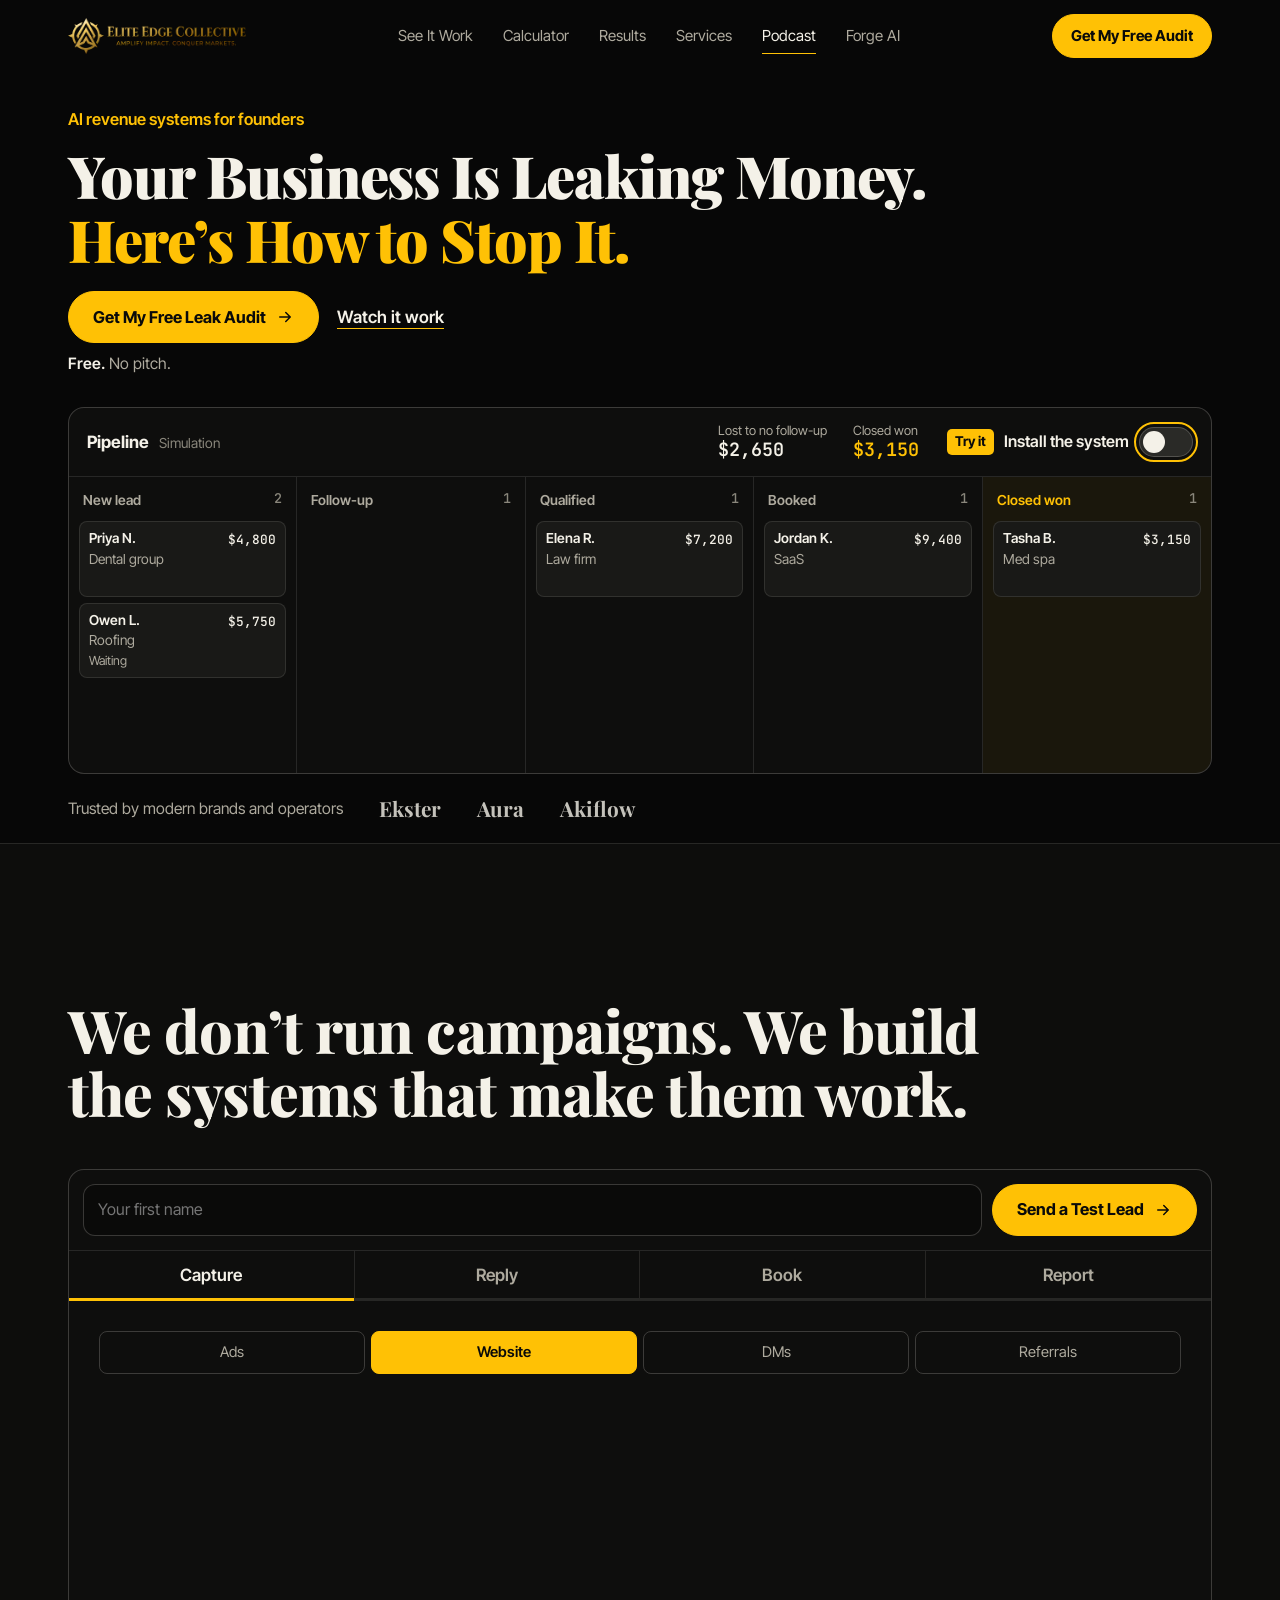
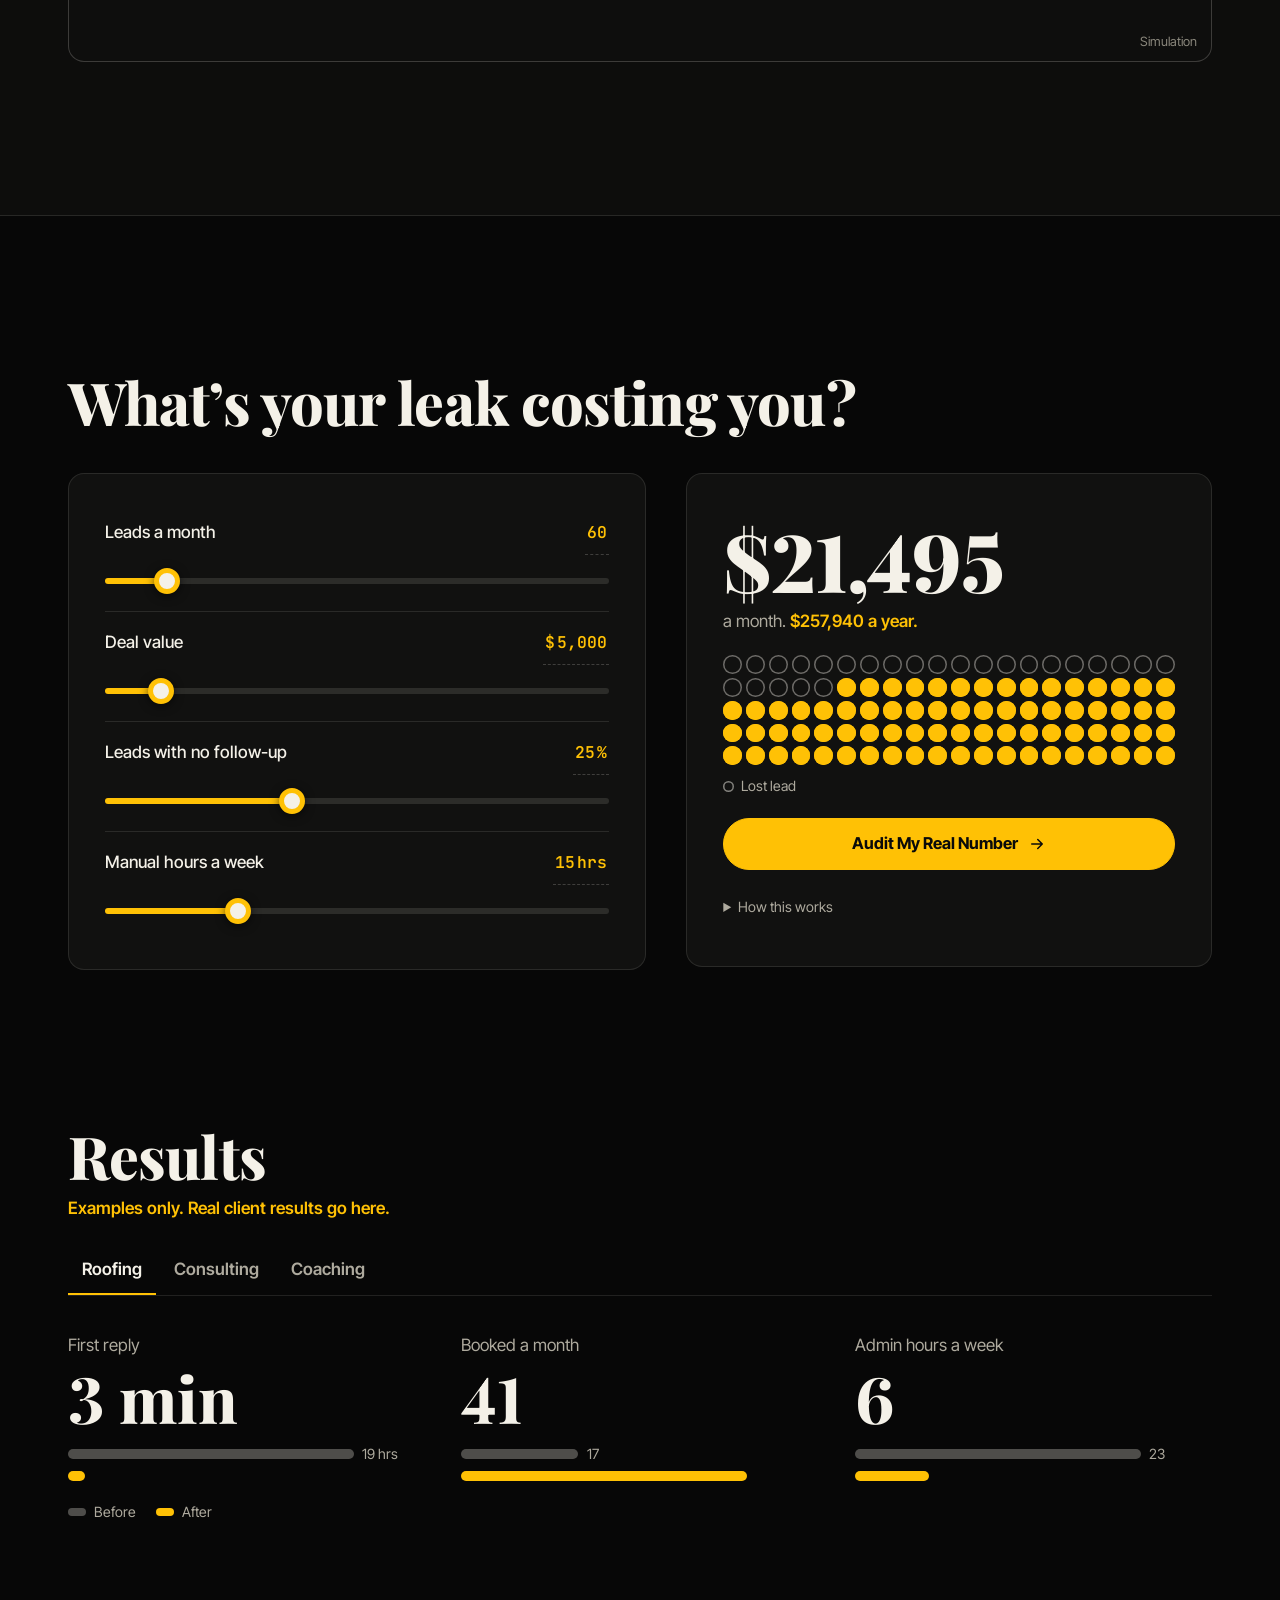
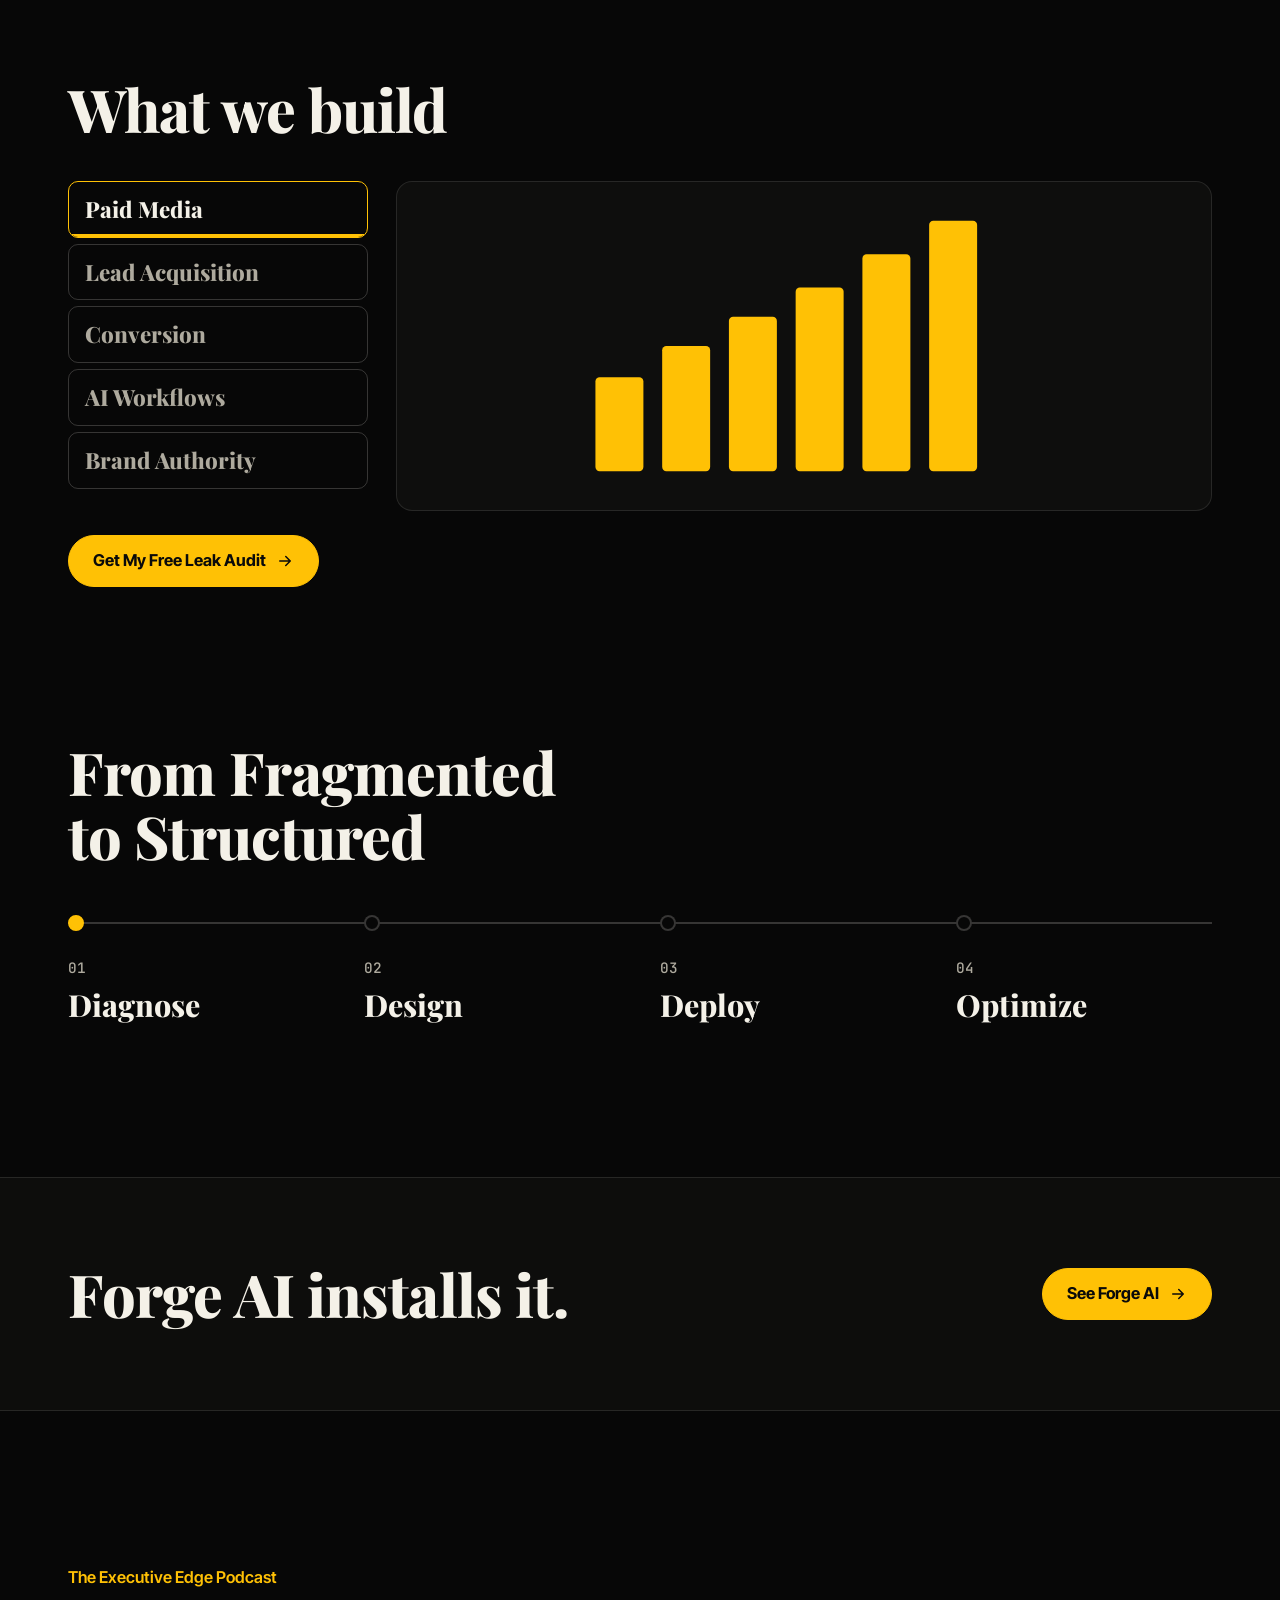
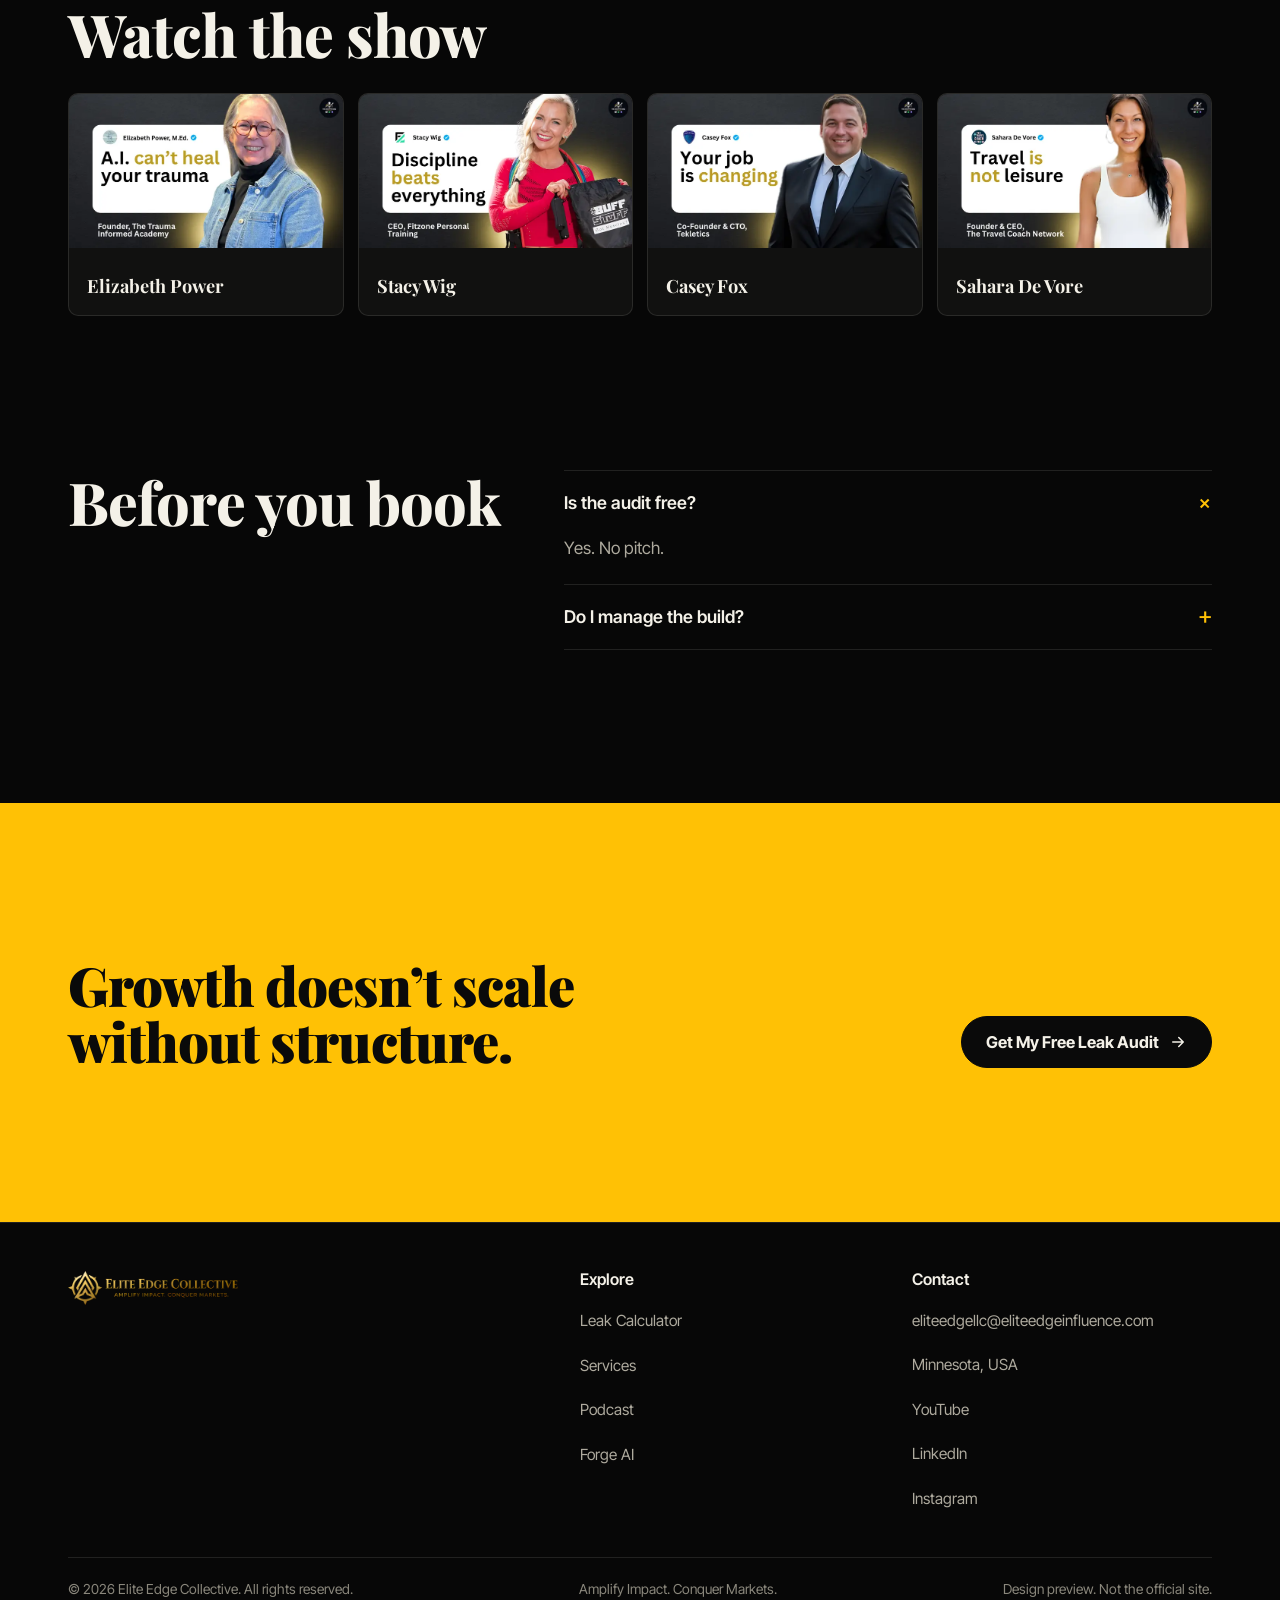
<file: index.html>
<!doctype html>
<html lang="en">
<head>
<meta charset="utf-8">
<meta name="viewport" content="width=device-width,initial-scale=1">
<title>AI Revenue Automation &amp; Growth Systems | Elite Edge Collective</title>
<meta name="description" content="Elite Edge Collective builds revenue infrastructure for founder-led businesses: lead acquisition, follow-up, AI automation and growth systems. Get a free leak audit.">
<!-- DEMO: remove noindex at launch. -->
<meta name="robots" content="noindex">
<link rel="canonical" href="https://eliteedgeinfluence.com/">
<meta name="theme-color" content="#070707">
<meta property="og:type" content="website">
<meta property="og:title" content="Your Business Is Leaking Money. Here's How to Stop It. | Elite Edge Collective">
<meta property="og:description" content="Revenue infrastructure for modern businesses. Run the leak calculator, then get a free audit.">
<meta property="og:url" content="https://abdelmoulabilel.github.io/eliteedge-demo/">
<meta property="og:site_name" content="Elite Edge Collective">
<meta property="og:image" content="https://abdelmoulabilel.github.io/eliteedge-demo/assets/img/og.jpg">
<meta property="og:image:width" content="1200">
<meta property="og:image:height" content="630">
<meta property="og:image:alt" content="Elite Edge Collective: Your business is leaking money. Here's how to stop it.">
<meta name="twitter:card" content="summary_large_image">
<meta name="twitter:title" content="Your Business Is Leaking Money. Here's How to Stop It.">
<meta name="twitter:description" content="Revenue infrastructure for modern businesses. Run the leak calculator, then get a free audit.">
<meta name="twitter:image" content="https://abdelmoulabilel.github.io/eliteedge-demo/assets/img/og.jpg">
<link rel="icon" href="assets/img/favicon.png">
<link rel="preload" href="assets/fonts/playfair-display-latin-wght-normal.woff2" as="font" type="font/woff2" crossorigin>
<link rel="preload" href="assets/fonts/inter-tight-latin-wght-normal.woff2" as="font" type="font/woff2" crossorigin>
<link rel="stylesheet" href="assets/css/site.css?v=dc6e8156">
<script>document.documentElement.classList.add("js")</script>
<script type="application/ld+json">
{"@context":"https://schema.org","@graph":[
{"@type":"ProfessionalService","@id":"https://eliteedgeinfluence.com/#org","name":"Elite Edge Collective","url":"https://eliteedgeinfluence.com/","logo":"https://eliteedgeinfluence.com/assets/img/logo.webp","description":"Strategic growth design and revenue operations for modern businesses.","slogan":"Amplify Impact. Conquer Markets.","email":"eliteedgellc@eliteedgeinfluence.com","address":{"@type":"PostalAddress","addressRegion":"MN","addressCountry":"US"},"sameAs":["https://www.youtube.com/@TheExecutiveEdge1","https://www.linkedin.com/in/kamalholmes/"]},
{"@type":"WebSite","@id":"https://eliteedgeinfluence.com/#site","name":"Elite Edge Collective","url":"https://eliteedgeinfluence.com/","publisher":{"@id":"https://eliteedgeinfluence.com/#org"}},
{"@type":"PodcastSeries","name":"The Executive Edge Podcast","url":"https://www.youtube.com/@TheExecutiveEdge1","author":{"@type":"Person","name":"Kamal Holmes","url":"https://www.linkedin.com/in/kamalholmes/"},"publisher":{"@id":"https://eliteedgeinfluence.com/#org"}},
{"@type":"FAQPage","mainEntity":[
{"@type":"Question","name":"Is the audit free?","acceptedAnswer":{"@type":"Answer","text":"Yes. No pitch."}},
{"@type":"Question","name":"Do I manage the build?","acceptedAnswer":{"@type":"Answer","text":"No. You receive the keys."}}
]}]}
</script>
</head>
<body>
<a class="skip" href="#main">Skip to content</a>
<svg width="0" height="0" style="position:absolute" aria-hidden="true"><symbol id="arr" viewBox="0 0 24 24" fill="none" stroke="currentColor" stroke-width="2" stroke-linecap="round" stroke-linejoin="round"><path d="M5 12h14M13 6l6 6-6 6"/></symbol></svg>

<header class="nav">
  <div class="wrap nav-in">
    <a class="nav-logo" href="#main" aria-label="Elite Edge Collective, home"><img src="assets/img/logo.webp" width="420" height="83" alt="Elite Edge Collective"></a>
    <nav class="nav-links" aria-label="Main">
      <a href="#system">See It Work</a>
      <a href="#calculator">Calculator</a>
      <a href="#results">Results</a>
      <a href="#services">Services</a>
      <a href="#podcast">Podcast</a>
      <a href="forge-ai/index.html">Forge AI</a>
    </nav>
    <button class="btn btn-gold btn-sm nav-cta" data-lead="nav" data-personal>Get My Free Audit</button>
    <button class="nav-toggle" aria-label="Menu" aria-expanded="false"><span></span></button>
  </div>
  <div class="nav-drawer">
    <a href="#system">See It Work</a>
    <a href="#calculator">Calculator</a>
    <a href="#results">Results</a>
    <a href="#services">Services</a>
    <a href="#podcast">Podcast</a>
    <a href="forge-ai/index.html">Forge AI</a>
    <button class="btn btn-gold btn-block" data-lead="nav-mobile">Get My Free Audit</button>
  </div>
  <div class="nav-bar" aria-hidden="true"></div>
</header>

<main id="main">
<section class="hero">
  <div class="wrap">
    <p class="eyebrow rise">AI revenue systems for founders</p>
    <h1 class="h-xl">Your Business Is Leaking Money. <span class="gold">Here’s How to Stop It.</span></h1>
    <div class="hero-row rise" style="--i:1">
            <div>
        <div class="hero-cta">
          <button class="btn btn-gold" data-lead="hero">Get My Free Leak Audit <svg aria-hidden="true"><use href="#arr"/></svg></button>
          <a class="link-q" href="#system">Watch it work</a>
        </div>
        <p class="hero-note"><b>Free.</b> No pitch.</p>
      </div>
    </div>
    <div class="board rise" id="board" style="--i:2">
      <div class="board-bar">
        <div class="board-title"><b>Pipeline</b><span>Simulation</span></div>
        <dl class="board-stats">
          <div><dt>Lost to no follow-up</dt><dd class="lost" id="bLostNow">$0</dd></div>
          <div><dt>Closed won</dt><dd class="won" id="bWonNow">$0</dd></div>
        </dl>
        <button class="switch hint" id="pipeSwitch" role="switch" aria-checked="false"><em class="try">Try it</em><span>Install the system</span><i aria-hidden="true"></i></button>
      </div>
      <div class="board-cols" id="boardCols" aria-hidden="true">
        <section data-col="new"><header>New lead <em></em></header><div class="col"></div></section>
        <section data-col="follow"><header>Follow-up <em></em></header><div class="col"></div></section>
        <section data-col="qual"><header>Qualified <em></em></header><div class="col"></div></section>
        <section data-col="book"><header>Booked <em></em></header><div class="col"></div></section>
        <section data-col="won"><header>Closed won <em></em></header><div class="col"></div></section>
      </div>
      <p class="sr" id="boardSr">Simulated sales pipeline. Without a system, leads wait and are lost. With a system, leads get an instant reply and move to closed won.</p>
    </div>
  </div>
</section>

<div class="wrap logos"><p>Trusted by modern brands and operators</p><span>Ekster</span><span>Aura</span><span>Akiflow</span></div>

<section class="sys" id="system">
  <div class="wrap">
    <h2 class="h-lg sys-h fx">We don’t run campaigns. We build the systems that make them work.</h2>
    <div class="pl" id="player">
      <div class="pl-top">
        <label class="sr" for="plName">Your first name</label>
        <input id="plName" placeholder="Your first name" maxlength="18" autocomplete="off">
        <button class="btn btn-gold" id="plRun" type="button">Send a Test Lead <svg aria-hidden="true"><use href="#arr"/></svg></button>
      </div>
      <div class="pl-steps">
        <button type="button" data-go="0" class="on">Capture<i><u></u></i></button>
        <button type="button" data-go="1">Reply<i><u></u></i></button>
        <button type="button" data-go="2">Book<i><u></u></i></button>
        <button type="button" data-go="3">Report<i><u></u></i></button>
      </div>
      <div class="pl-stage" aria-hidden="true">
        <div class="sc on" data-len="3400">
          <ul class="srcs"><li>Ads</li><li class="hit" data-t="300">Website</li><li>DMs</li><li>Referrals</li></ul>
          <i class="fly" data-t="700"></i>
          <div class="rec" data-t="1100">
            <div class="who"><i class="ini">P</i><b class="nm">Priya</b></div>
            <div class="rw" data-t="1500"><span>Source</span><b>Website</b></div>
            <div class="rw" data-t="1900"><span>Deal</span><b>$4,800</b></div>
            <div class="rw" data-t="2300"><span>Fit</span><div class="meter"><u></u></div></div>
          </div>
        </div>
        <div class="sc" data-len="4300">
          <div class="clock" data-t="100"><b data-clock>0:00</b></div>
          <div class="msgs2">
            <p class="in" data-t="300">Can you help my business?</p>
            <p class="dots" data-t="900" data-off="2300"><i></i><i></i><i></i></p>
            <p class="out" data-t="2300">Hi <span class="nm">Priya</span>. Yes. Tuesday at 10:30?</p>
            <p class="in" data-t="3300">Perfect.</p>
          </div>
        </div>
        <div class="sc" data-len="3600">
          <div class="cal2">
            <div><span>Mon</span><i></i><i></i><i></i></div>
            <div><span>Tue</span><i></i><i class="slot" data-t="1400">10:30</i><i></i></div>
            <div><span>Wed</span><i></i><i></i><i></i></div>
            <div><span>Thu</span><i></i><i></i><i></i></div>
            <svg class="cur" data-t="300" viewBox="0 0 24 24" fill="#f4f1e8"><path d="M5 2l14 11-6 1 4 8-3 1-4-8-5 4z"/></svg>
          </div>
          <ul class="ticks"><li data-t="2000">Booked</li><li data-t="2500">Reminder sent</li><li data-t="3000">CRM updated</li></ul>
        </div>
        <div class="sc" data-len="4200">
          <div class="tot"><span>Revenue</span><b data-count data-from="79945" data-to="84745" data-at="2300">$79,945</b></div>
          <ul class="src2">
            <li data-t="200" style="--w:100%"><span>Ads</span><i></i></li>
            <li data-t="500" style="--w:58%"><span>Referrals</span><i></i></li>
            <li data-t="800" style="--w:34%"><span>Podcast</span><i></i></li>
          </ul>
          <p class="plus" data-t="2300"><b class="nm">Priya</b> <span>+$4,800</span></p>
        </div>
      </div>
      <p class="pl-note">Simulation</p>
    </div>
  </div>
</section>

<section class="sec" id="calculator">
  <div class="wrap">
    <h2 class="h-lg fx" style="margin-bottom:clamp(24px,4vw,40px)">What’s your leak costing you?</h2>
    <div class="calc" id="calc">
      <form class="panel" onsubmit="return false" aria-label="Your numbers">
        <div class="field"><div class="field-top"><label for="f-leads">Leads a month</label><span class="val"><input id="o-leads" data-for="f-leads" inputmode="numeric" autocomplete="off" aria-label="Leads per month" style="--w:5ch"></span></div><input class="range" id="f-leads" name="leads" type="range" min="10" max="500" step="10" value="60"></div>
        <div class="field"><div class="field-top"><label for="f-deal">Deal value</label><span class="val">$<input id="o-deal" data-for="f-deal" inputmode="numeric" autocomplete="off" aria-label="Average deal value in dollars" style="--w:7ch"></span></div><input class="range" id="f-deal" name="deal" type="range" min="500" max="50000" step="500" value="5000"></div>
        <div class="field"><div class="field-top"><label for="f-slip">Leads with no follow-up</label><span class="val"><input id="o-slip" data-for="f-slip" inputmode="numeric" autocomplete="off" aria-label="Percent of leads with no follow-up" style="--w:3ch">%</span></div><input class="range" id="f-slip" name="slip" type="range" min="5" max="60" step="1" value="25"></div>
        <div class="field"><div class="field-top"><label for="f-hours">Manual hours a week</label><span class="val"><input id="o-hours" data-for="f-hours" inputmode="numeric" autocomplete="off" aria-label="Manual hours per week" style="--w:3ch"> hrs</span></div><input class="range" id="f-hours" name="hours" type="range" min="0" max="60" step="1" value="15"></div>
      </form>
      <div class="panel result" aria-live="polite">
        <div class="result-num" id="rTotal">$0</div>
        <p class="result-yr" id="rYear"></p>
        <div class="dots100" id="dots" aria-hidden="true"></div>
        <p class="dots-key"><i></i> Lost lead</p>
        <button class="btn btn-gold btn-block" data-lead="calculator">Audit My Real Number <svg aria-hidden="true"><use href="#arr"/></svg></button>
        <details class="how"><summary>How this works</summary><p>Leads × no follow-up % × 20% close × deal value, plus hours × 4.33 × $100. An estimate, not a promise.</p></details>
      </div>
    </div>
  </div>
</section>

<section class="sec" id="results" style="padding-top:0">
  <div class="wrap">
    <h2 class="h-lg fx">Results</h2>
    <p class="ex-flag">Examples only. Real client results go here.</p>
    <div class="tabs" role="tablist" aria-label="Example case studies">
      <button role="tab" id="t0" aria-controls="p0" aria-selected="true">Roofing<u></u></button>
      <button role="tab" id="t1" aria-controls="p1" aria-selected="false" tabindex="-1">Consulting<u></u></button>
      <button role="tab" id="t2" aria-controls="p2" aria-selected="false" tabindex="-1">Coaching<u></u></button>
    </div>
    <article class="case" role="tabpanel" id="p0" aria-labelledby="t0" tabindex="0">
      <div class="met" data-n="3" data-pre="" data-suf=" min"><span>First reply</span><b>3 min</b><div class="vs"><p><em style="--w:100%"></em><small>19 hrs</small></p><p class="now"><em style="--w:6%"></em></p></div></div>
      <div class="met" data-n="41" data-pre="" data-suf=""><span>Booked a month</span><b>41</b><div class="vs"><p><em style="--w:41%"></em><small>17</small></p><p class="now"><em style="--w:100%"></em></p></div></div>
      <div class="met" data-n="6" data-pre="" data-suf=""><span>Admin hours a week</span><b>6</b><div class="vs"><p><em style="--w:100%"></em><small>23</small></p><p class="now"><em style="--w:26%"></em></p></div></div>
    </article>
    <article class="case" role="tabpanel" id="p1" aria-labelledby="t1" tabindex="0" hidden>
      <div class="met" data-n="7" data-pre="" data-suf=""><span>Sales admin hours</span><b>7</b><div class="vs"><p><em style="--w:100%"></em><small>26</small></p><p class="now"><em style="--w:27%"></em></p></div></div>
      <div class="met" data-n="1" data-pre="" data-suf=""><span>Proposal days</span><b>1</b><div class="vs"><p><em style="--w:100%"></em><small>9</small></p><p class="now"><em style="--w:11%"></em></p></div></div>
      <div class="met" data-n="312" data-pre="$" data-suf="k"><span>Qualified pipeline</span><b>$312k</b><div class="vs"><p><em style="--w:41%"></em><small>$128k</small></p><p class="now"><em style="--w:100%"></em></p></div></div>
    </article>
    <article class="case" role="tabpanel" id="p2" aria-labelledby="t2" tabindex="0" hidden>
      <div class="met" data-n="58" data-pre="" data-suf=""><span>Booked a month</span><b>58</b><div class="vs"><p><em style="--w:38%"></em><small>22</small></p><p class="now"><em style="--w:100%"></em></p></div></div>
      <div class="met" data-n="74" data-pre="" data-suf="%"><span>Show-up rate</span><b>74%</b><div class="vs"><p><em style="--w:62%"></em><small>46%</small></p><p class="now"><em style="--w:100%"></em></p></div></div>
      <div class="met" data-n="5" data-pre="" data-suf=""><span>Manual hours a week</span><b>5</b><div class="vs"><p><em style="--w:100%"></em><small>21</small></p><p class="now"><em style="--w:24%"></em></p></div></div>
    </article>
    <p class="case-key"><i></i> Before <i class="g"></i> After</p>
  </div>
</section>

<section class="sec" id="services" style="padding-top:0">
  <div class="wrap">
    <h2 class="h-lg fx" style="margin-bottom:clamp(24px,4vw,40px)">What we build</h2>
    <div class="svc" id="svc">
      <div class="svc-list">
        <button type="button" class="on" data-neck="pipeline">Paid Media<u></u></button>
        <button type="button" data-neck="pipeline">Lead Acquisition<u></u></button>
        <button type="button" data-neck="visibility">Conversion<u></u></button>
        <button type="button" data-neck="manual-ops">AI Workflows<u></u></button>
        <button type="button" data-neck="founder">Brand Authority<u></u></button>
      </div>
      <div class="svc-stage" aria-hidden="true">
        <svg class="sv on" viewBox="0 0 480 280"><g class="bars"><rect x="40" y="170" width="46" height="90" rx="4"/><rect x="104" y="140" width="46" height="120" rx="4"/><rect x="168" y="112" width="46" height="148" rx="4"/><rect x="232" y="84" width="46" height="176" rx="4"/><rect x="296" y="52" width="46" height="208" rx="4"/><rect x="360" y="20" width="46" height="240" rx="4"/></g></svg>
        <svg class="sv" viewBox="0 0 480 280"><circle class="ring" cx="372" cy="140" r="84"/><circle class="ring" cx="372" cy="140" r="52"/><circle class="core" cx="372" cy="140" r="20"/><g class="flow"><circle r="7" style="--p:path('M0 40 C120 40 200 140 372 140')"/><circle r="7" style="--p:path('M0 140 L372 140');--d:.5s"/><circle r="7" style="--p:path('M0 240 C120 240 200 140 372 140');--d:1s"/><circle r="7" style="--p:path('M0 90 C140 90 220 140 372 140');--d:1.5s"/><circle r="7" style="--p:path('M0 190 C140 190 220 140 372 140');--d:2s"/></g></svg>
        <svg class="sv" viewBox="0 0 480 280"><g class="fun"><path class="wall" d="M60 30 H420 L300 150 V250 H180 V150 Z"/></g><g class="flow"><circle r="6" style="--p:path('M150 10 L240 150 L240 280')"/><circle r="6" style="--p:path('M330 10 L240 150 L240 280');--d:.6s"/><circle r="6" style="--p:path('M240 10 L240 280');--d:1.2s"/><circle r="6" style="--p:path('M190 10 L240 150 L240 280');--d:1.8s"/><circle r="6" style="--p:path('M290 10 L240 150 L240 280');--d:2.4s"/></g></svg>
        <svg class="sv" viewBox="0 0 480 280"><path class="link" d="M70 140 H180 M210 140 L300 60 M210 140 L300 220 M330 60 L410 140 M330 220 L410 140"/><circle class="nd" cx="60" cy="140" r="26"/><circle class="nd" cx="196" cy="140" r="26" style="--d:.5s"/><circle class="nd" cx="316" cy="60" r="26" style="--d:1s"/><circle class="nd" cx="316" cy="220" r="26" style="--d:1s"/><circle class="nd" cx="424" cy="140" r="26" style="--d:1.5s"/></svg>
        <svg class="sv" viewBox="0 0 480 280"><circle class="rip" cx="240" cy="140" r="110"/><circle class="rip" cx="240" cy="140" r="110" style="--d:1s"/><circle class="rip" cx="240" cy="140" r="110" style="--d:2s"/><circle class="core" cx="240" cy="140" r="30"/></svg>
      </div>
    </div>
    <button class="btn btn-gold" id="svcCta" data-lead="services" data-neck="pipeline" style="margin-top:24px">Get My Free Leak Audit <svg aria-hidden="true"><use href="#arr"/></svg></button>
  </div>
</section>

<section class="sec" id="process" style="padding-top:0">
  <div class="wrap">
    <div class="sec-head fx" style="margin-bottom:0">
      <h2 class="h-lg">From Fragmented to Structured</h2>
      
    </div>
    <ol class="rail">
      <li><b>01</b><h3 class="h-md">Diagnose</h3></li>
      <li><b>02</b><h3 class="h-md">Design</h3></li>
      <li><b>03</b><h3 class="h-md">Deploy</h3></li>
      <li><b>04</b><h3 class="h-md">Optimize</h3></li>
    </ol>
  </div>
</section>

<section class="sec forge-band" id="forge">
  <div class="wrap forge-row">
    <h2 class="h-lg fx">Forge AI installs it.</h2>
    <a class="btn btn-gold" href="forge-ai/index.html">See Forge AI <svg aria-hidden="true"><use href="#arr"/></svg></a>
  </div>
</section>

<section class="sec" id="podcast">
  <div class="wrap">
    <div class="fx">
      <span class="eyebrow">The Executive Edge Podcast</span>
      <h2 class="h-lg" style="margin-top:10px;margin-bottom:28px">Watch the show</h2>
    </div>
    <div class="eps">
      <a class="ep fx" href="https://www.youtube.com/@TheExecutiveEdge1" target="_blank" rel="noopener"><div class="ep-img"><img loading="lazy" decoding="async" src="assets/img/ep1-elizabeth-power.webp" width="720" height="405" alt="Episode 1 cover: Elizabeth Power"></div><div class="ep-b"><h3>Elizabeth Power</h3></div></a>
      <a class="ep fx" href="https://www.youtube.com/@TheExecutiveEdge1" target="_blank" rel="noopener"><div class="ep-img"><img loading="lazy" decoding="async" src="assets/img/ep2-stacy-wig.webp" width="720" height="405" alt="Episode 2 cover: Stacy Wig"></div><div class="ep-b"><h3>Stacy Wig</h3></div></a>
      <a class="ep fx" href="https://www.youtube.com/@TheExecutiveEdge1" target="_blank" rel="noopener"><div class="ep-img"><img loading="lazy" decoding="async" src="assets/img/ep3-casey-fox.webp" width="720" height="405" alt="Episode 3 cover: Casey Fox"></div><div class="ep-b"><h3>Casey Fox</h3></div></a>
      <a class="ep fx" href="https://www.youtube.com/@TheExecutiveEdge1" target="_blank" rel="noopener"><div class="ep-img"><img loading="lazy" decoding="async" src="assets/img/ep4-sahara-de-vore.webp" width="720" height="405" alt="Episode 4 cover: Sahara De Vore"></div><div class="ep-b"><h3>Sahara De Vore</h3></div></a>
    </div>
  </div>
</section>

<section class="sec" id="faq" style="padding-top:0">
  <div class="wrap faq-grid">
    <div class="fx"><h2 class="h-lg">Before you book</h2></div>
    <div class="faq fx">
      <details open><summary>Is the audit free?</summary><p>Yes. No pitch.</p></details>
      <details><summary>Do I manage the build?</summary><p>No. You receive the keys.</p></details>
    </div>
  </div>
</section>

<section class="sec final">
  <div class="wrap final-in">
    <h2 class="h-xl">Growth doesn’t scale without structure.</h2>
    <button class="btn btn-gold" data-lead="final" data-personal>Get My Free Leak Audit <svg aria-hidden="true"><use href="#arr"/></svg></button>
  </div>
</section>
</main>

<footer class="foot">
  <div class="wrap">
    <div class="foot-grid">
      <div><img loading="lazy" src="assets/img/logo.webp" width="420" height="83" alt="Elite Edge Collective"></div>
      <div><h2>Explore</h2><ul><li><a href="#calculator">Leak Calculator</a></li><li><a href="#services">Services</a></li><li><a href="#podcast">Podcast</a></li><li><a href="forge-ai/index.html">Forge AI</a></li></ul></div>
      <div><h2>Contact</h2><ul><li><a href="mailto:eliteedgellc@eliteedgeinfluence.com">eliteedgellc@eliteedgeinfluence.com</a></li><li>Minnesota, USA</li><li><a href="https://www.youtube.com/@TheExecutiveEdge1" target="_blank" rel="noopener">YouTube</a></li><li><a href="https://www.linkedin.com/in/kamalholmes/" target="_blank" rel="noopener">LinkedIn</a></li><li><a href="https://www.instagram.com/k_melly97" target="_blank" rel="noopener">Instagram</a></li></ul></div>
    </div>
    <div class="foot-end"><span>© 2026 Elite Edge Collective. All rights reserved.</span><span>Amplify Impact. Conquer Markets.</span><span>Design preview. Not the official site.</span></div>
  </div>
</footer>

<div class="mob-cta"><button class="btn btn-gold btn-block" data-lead="sticky-mobile" data-personal>Get My Free Leak Audit</button></div>

<dialog class="lead" id="lead" aria-labelledby="leadTitle">
  <div class="lead-in">
    <div class="lead-head"><div><h2 class="h-md" id="leadTitle">Get your free leak audit</h2><p id="leadSub" style="color:var(--muted);margin-top:6px"></p></div><button class="lead-x" type="button" aria-label="Close">×</button></div>
    <div class="lead-prog" aria-hidden="true"><i></i><i></i><i></i></div>
    <form novalidate>
      <div data-step>
        <p class="leak-pill" id="leakPill" hidden></p>
        <fieldset><legend>Current monthly revenue</legend><div class="chips">
          <label><input type="radio" name="revenue" value="under-10k"><span>Under $10k</span></label>
          <label><input type="radio" name="revenue" value="10-50k"><span>$10k–$50k</span></label>
          <label><input type="radio" name="revenue" value="50-200k"><span>$50k–$200k</span></label>
          <label><input type="radio" name="revenue" value="200-500k"><span>$200k–$500k</span></label>
          <label><input type="radio" name="revenue" value="500k+"><span>$500k+</span></label>
        </div><p class="err" id="e-rev" role="alert"></p></fieldset>
        <fieldset><legend>Biggest bottleneck</legend><div class="chips">
          <label><input type="radio" name="bottleneck" value="follow-up"><span>Leads slip through follow-up</span></label>
          <label><input type="radio" name="bottleneck" value="manual-ops"><span>Too much manual work</span></label>
          <label><input type="radio" name="bottleneck" value="pipeline"><span>Not enough qualified pipeline</span></label>
          <label><input type="radio" name="bottleneck" value="founder"><span>Everything runs through me</span></label>
          <label><input type="radio" name="bottleneck" value="visibility"><span>I can’t see what’s working</span></label>
        </div><p class="err" id="e-neck" role="alert"></p></fieldset>
        <div class="lead-act"><button class="btn btn-gold" type="button" id="toStep2">Next: where to send it <svg aria-hidden="true"><use href="#arr"/></svg></button></div>
      </div>
      <div data-step hidden>
        <label class="inp"><span>Full name</span><input name="name" autocomplete="name" required aria-describedby="e-name"><p class="err" id="e-name" role="alert"></p></label>
        <label class="inp"><span>Work email</span><input name="email" type="email" autocomplete="email" inputmode="email" required aria-describedby="e-email"><p class="err" id="e-email" role="alert"></p></label>
        <label class="inp"><span>Company or website</span><input name="company" autocomplete="organization" required aria-describedby="e-co"><p class="err" id="e-co" role="alert"></p></label>
        <div class="lead-act"><button class="btn" type="button" id="back1">Back</button><button class="btn btn-gold" type="submit">Request My Audit</button></div>
        <p class="lead-fine">We only use this to prepare your audit.</p>
      </div>
      <div data-step hidden>
        <h3 class="h-md">Request received.</h3>
        <p style="color:var(--muted);margin:10px 0 22px">Last step: pick a time so we can walk through your numbers.</p>
        <a class="btn btn-gold btn-block" id="calLink" href="https://calendar.google.com/calendar/u/0/appointments/schedules/AcZssZ2x5jPBtYIL3lcgBDyfsW6TLavDiXYAsDSF5eizk0R16NXtcSzjGq4CbbG3EtYduVqW0fEJ4DdQ" target="_blank" rel="noopener">Choose a Time <svg aria-hidden="true"><use href="#arr"/></svg></a>
        <a class="btn btn-block" id="mailLink" href="mailto:eliteedgellc@eliteedgeinfluence.com" style="margin-top:10px">Email My Details First</a>
        <p class="lead-fine">Preview site: details aren’t stored here. Email them so the team has them before your call.</p>
      </div>
    </form>
  </div>
</dialog>

<script src="assets/js/site.js?v=91659cb9" defer></script>
</body>
</html>
</file>
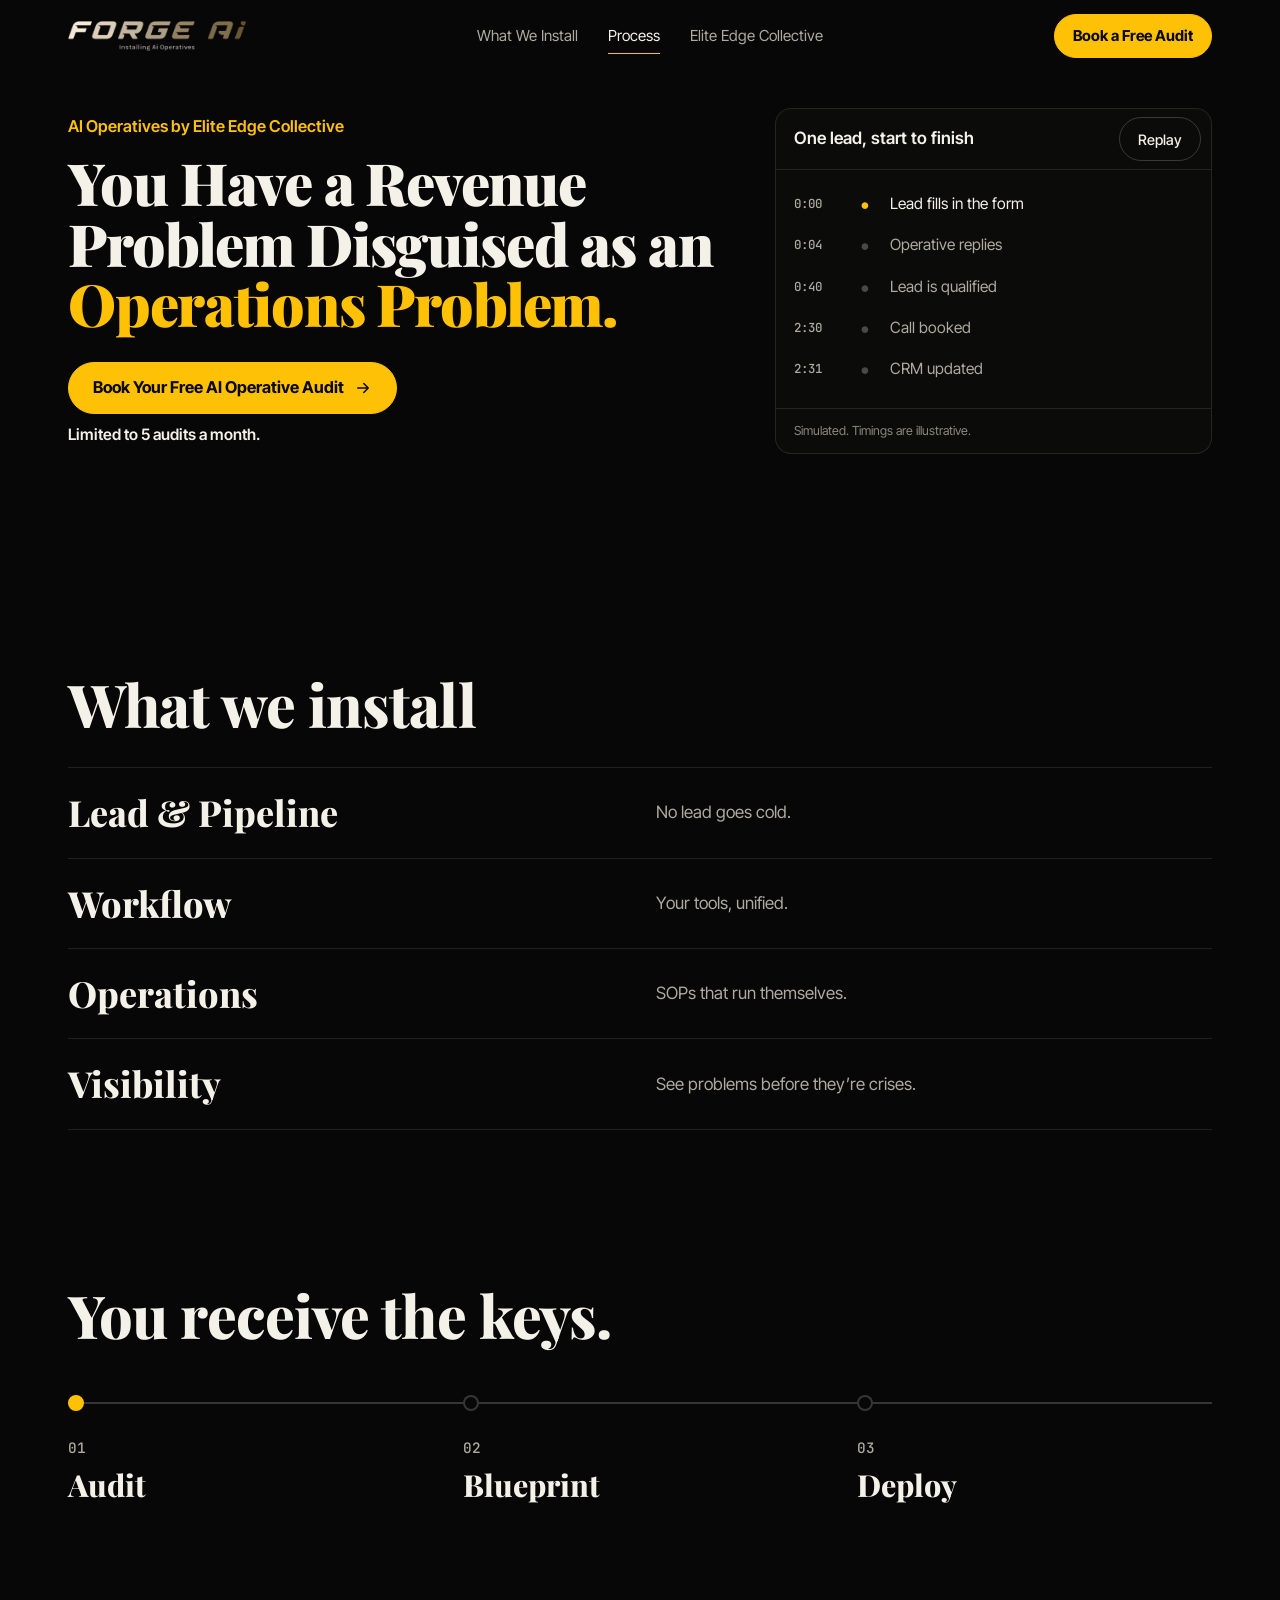
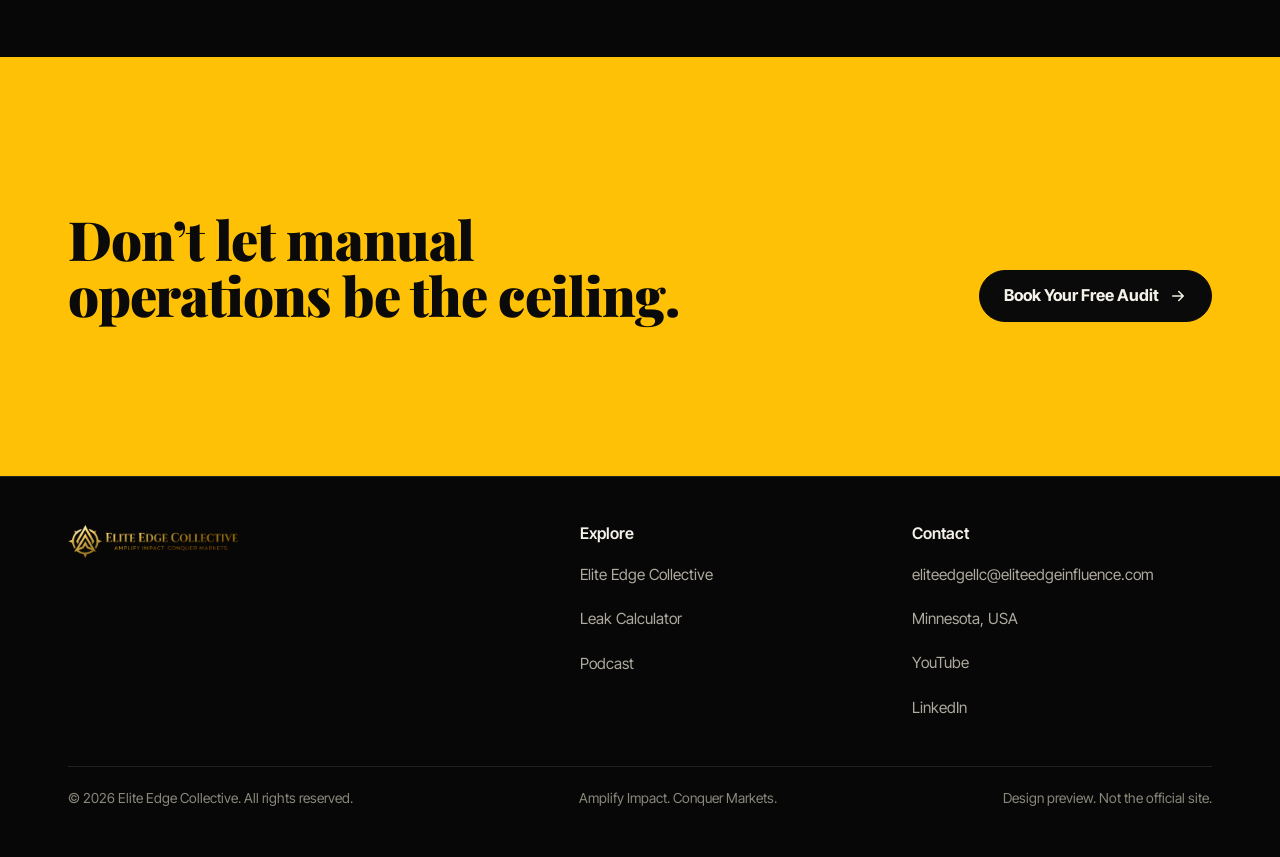
<file: forge-ai/index.html>
<!doctype html>
<html lang="en">
<head>
<meta charset="utf-8">
<meta name="viewport" content="width=device-width,initial-scale=1">
<title>AI Operatives &amp; Business Automation | Forge AI by Elite Edge Collective</title>
<meta name="description" content="Forge AI installs AI operatives into founder-led businesses: lead follow-up, workflow automation, SOPs in systems and live dashboards. Book a free AI Operative Audit.">
<!-- DEMO: remove noindex at launch. -->
<meta name="robots" content="noindex">
<link rel="canonical" href="https://eliteedgeinfluence.com/forge-ai">
<meta name="theme-color" content="#070707">
<meta property="og:type" content="website">
<meta property="og:title" content="You Have a Revenue Problem Disguised as an Operations Problem | Forge AI">
<meta property="og:description" content="Book a free AI Operative Audit. Limited to 5 a month.">
<meta property="og:url" content="https://abdelmoulabilel.github.io/eliteedge-demo/forge-ai/">
<meta property="og:site_name" content="Elite Edge Collective">
<meta property="og:image" content="https://abdelmoulabilel.github.io/eliteedge-demo/assets/img/og.jpg">
<meta property="og:image:width" content="1200">
<meta property="og:image:height" content="630">
<meta name="twitter:card" content="summary_large_image">
<meta name="twitter:title" content="You Have a Revenue Problem Disguised as an Operations Problem">
<meta name="twitter:description" content="Book a free AI Operative Audit. Limited to 5 a month.">
<meta name="twitter:image" content="https://abdelmoulabilel.github.io/eliteedge-demo/assets/img/og.jpg">
<link rel="icon" href="../assets/img/favicon.png">
<link rel="preload" href="../assets/fonts/playfair-display-latin-wght-normal.woff2" as="font" type="font/woff2" crossorigin>
<link rel="preload" href="../assets/fonts/inter-tight-latin-wght-normal.woff2" as="font" type="font/woff2" crossorigin>
<link rel="stylesheet" href="../assets/css/site.css?v=dc6e8156">
<script>document.documentElement.classList.add("js")</script>
<script type="application/ld+json">
{"@context":"https://schema.org","@graph":[{"@type":"BreadcrumbList","itemListElement":[{"@type":"ListItem","position":1,"name":"Elite Edge Collective","item":"https://eliteedgeinfluence.com/"},{"@type":"ListItem","position":2,"name":"Forge AI","item":"https://eliteedgeinfluence.com/forge-ai"}]},{"@type":"Service","name":"AI Operative Installation","serviceType":"Business process automation","provider":{"@type":"ProfessionalService","name":"Elite Edge Collective","url":"https://eliteedgeinfluence.com/"},"description":"Forge AI installs AI operatives that replace manual follow-up, data entry and disconnected workflows."}]}
</script>
</head>
<body class="forge">
<a class="skip" href="#main">Skip to content</a>
<svg width="0" height="0" style="position:absolute" aria-hidden="true"><symbol id="arr" viewBox="0 0 24 24" fill="none" stroke="currentColor" stroke-width="2" stroke-linecap="round" stroke-linejoin="round"><path d="M5 12h14M13 6l6 6-6 6"/></symbol></svg>

<header class="nav">
  <div class="wrap nav-in">
    <a class="nav-logo" href="#main" aria-label="Forge AI, top of page"><img src="../assets/img/forge-logo.webp" width="420" height="71" alt="Forge AI"></a>
    <nav class="nav-links" aria-label="Main">
      <a href="#install">What We Install</a>
      <a href="#process">Process</a>
      <a href="../index.html">Elite Edge Collective</a>
    </nav>
    <button class="btn btn-gold btn-sm nav-cta" data-lead="nav">Book a Free Audit</button>
    <button class="nav-toggle" aria-label="Menu" aria-expanded="false"><span></span></button>
  </div>
  <div class="nav-drawer">
    <a href="#install">What We Install</a>
    <a href="#process">Process</a>
    <a href="../index.html">Elite Edge Collective</a>
    <button class="btn btn-gold btn-block" data-lead="nav-mobile">Book a Free Audit</button>
  </div>
  <div class="nav-bar" aria-hidden="true"></div>
</header>

<main id="main">
<section class="hero">
  <div class="wrap hero-grid">
    <div>
      <p class="eyebrow rise">AI Operatives by Elite Edge Collective</p>
      <h1 class="h-xl">You Have a Revenue Problem Disguised as an <span class="gold">Operations Problem.</span></h1>
      <div class="hero-cta rise" style="--i:3"><button class="btn btn-gold" data-lead="hero">Book Your Free AI Operative Audit <svg aria-hidden="true"><use href="#arr"/></svg></button></div>
      <p class="hero-note rise" style="--i:4"><b>Limited to 5 audits a month.</b></p>
    </div>
    <div class="term rise" style="--i:3">
      <div class="term-top"><span>One lead, start to finish</span><button id="runAgain" type="button">Replay</button></div>
      <ol class="run" id="run">
        <li><time>0:00</time><i>●</i><span>Lead fills in the form</span></li>
        <li><time>0:04</time><i>●</i><span>Operative replies</span></li>
        <li><time>0:40</time><i>●</i><span>Lead is qualified</span></li>
        <li><time>2:30</time><i>●</i><span>Call booked</span></li>
        <li><time>2:31</time><i>●</i><span>CRM updated</span></li>
      </ol>
      <p class="term-foot">Simulated. Timings are illustrative.</p>
    </div>
  </div>
</section>

<section class="sec" id="install">
  <div class="wrap">
    <div class="sec-head fx" style="margin-bottom:32px"><h2 class="h-lg">What we install</h2></div>
    <div class="rows plain fx">
      <div class="row"><h3>Lead &amp; Pipeline</h3><p>No lead goes cold.</p></div>
      <div class="row"><h3>Workflow</h3><p>Your tools, unified.</p></div>
      <div class="row"><h3>Operations</h3><p>SOPs that run themselves.</p></div>
      <div class="row"><h3>Visibility</h3><p>See problems before they’re crises.</p></div>
    </div>
  </div>
</section>

<section class="sec" id="process" style="padding-top:0">
  <div class="wrap">
    <div class="sec-head fx" style="margin-bottom:0"><h2 class="h-lg">You receive the keys.</h2></div>
    <ol class="rail" style="--n:3">
      <li><b>01</b><h3 class="h-md">Audit</h3></li>
      <li><b>02</b><h3 class="h-md">Blueprint</h3></li>
      <li><b>03</b><h3 class="h-md">Deploy</h3></li>
    </ol>
  </div>
</section>

<section class="sec final">
  <div class="wrap final-in">
    <h2 class="h-xl">Don’t let manual operations be the ceiling.</h2>
    <button class="btn btn-gold" data-lead="final">Book Your Free Audit <svg aria-hidden="true"><use href="#arr"/></svg></button>
  </div>
</section>
</main>

<footer class="foot">
  <div class="wrap">
    <div class="foot-grid">
      <div><img loading="lazy" src="../assets/img/logo.webp" width="420" height="83" alt="Elite Edge Collective"></div>
      <div><h2>Explore</h2><ul><li><a href="../index.html">Elite Edge Collective</a></li><li><a href="../index.html#calculator">Leak Calculator</a></li><li><a href="../index.html#podcast">Podcast</a></li></ul></div>
      <div><h2>Contact</h2><ul><li><a href="mailto:eliteedgellc@eliteedgeinfluence.com">eliteedgellc@eliteedgeinfluence.com</a></li><li>Minnesota, USA</li><li><a href="https://www.youtube.com/@TheExecutiveEdge1" target="_blank" rel="noopener">YouTube</a></li><li><a href="https://www.linkedin.com/in/kamalholmes/" target="_blank" rel="noopener">LinkedIn</a></li></ul></div>
    </div>
    <div class="foot-end"><span>© 2026 Elite Edge Collective. All rights reserved.</span><span>Amplify Impact. Conquer Markets.</span><span>Design preview. Not the official site.</span></div>
  </div>
</footer>

<div class="mob-cta"><button class="btn btn-gold btn-block" data-lead="sticky-mobile">Book a Free Audit</button></div>

<dialog class="lead" id="lead" aria-labelledby="leadTitle">
  <div class="lead-in">
    <div class="lead-head"><div><h2 class="h-md" id="leadTitle">Book a free AI Operative Audit</h2><p id="leadSub" style="color:var(--muted);margin-top:6px"></p></div><button class="lead-x" type="button" aria-label="Close">×</button></div>
    <div class="lead-prog" aria-hidden="true"><i></i><i></i><i></i></div>
    <form novalidate>
      <div data-step>
        <p class="leak-pill" id="leakPill" hidden></p>
        <fieldset><legend>Monthly revenue</legend><div class="chips">
          <label><input type="radio" name="revenue" value="under-10k"><span>Under $10k</span></label>
          <label><input type="radio" name="revenue" value="10-50k"><span>$10k–$50k</span></label>
          <label><input type="radio" name="revenue" value="50-200k"><span>$50k–$200k</span></label>
          <label><input type="radio" name="revenue" value="200k+"><span>$200k+</span></label>
        </div><p class="err" id="e-rev" role="alert"></p></fieldset>
        <fieldset><legend>Biggest bottleneck</legend><div class="chips">
          <label><input type="radio" name="bottleneck" value="follow-up"><span>Leads slip through follow-up</span></label>
          <label><input type="radio" name="bottleneck" value="manual-ops"><span>Too much manual work</span></label>
          <label><input type="radio" name="bottleneck" value="founder"><span>Everything runs through me</span></label>
          <label><input type="radio" name="bottleneck" value="visibility"><span>I can’t see what’s working</span></label>
        </div><p class="err" id="e-neck" role="alert"></p></fieldset>
        <div class="lead-act"><button class="btn btn-gold" type="button" id="toStep2">Next: where to send it <svg aria-hidden="true"><use href="#arr"/></svg></button></div>
      </div>
      <div data-step hidden>
        <label class="inp"><span>Full name</span><input name="name" autocomplete="name" required aria-describedby="e-name"><p class="err" id="e-name" role="alert"></p></label>
        <label class="inp"><span>Work email</span><input name="email" type="email" autocomplete="email" inputmode="email" required aria-describedby="e-email"><p class="err" id="e-email" role="alert"></p></label>
        <label class="inp"><span>Company or website</span><input name="company" autocomplete="organization" required aria-describedby="e-co"><p class="err" id="e-co" role="alert"></p></label>
        <div class="lead-act"><button class="btn" type="button" id="back1">Back</button><button class="btn btn-gold" type="submit">Request My Audit</button></div>
        <p class="lead-fine">We only use this to prepare your audit.</p>
      </div>
      <div data-step hidden>
        <h3 class="h-md">Request received.</h3>
        <p style="color:var(--muted);margin:10px 0 22px">Last step: pick a time so we can walk through your workflows.</p>
        <a class="btn btn-gold btn-block" id="calLink" href="https://calendar.google.com/calendar/u/0/appointments/schedules/AcZssZ2x5jPBtYIL3lcgBDyfsW6TLavDiXYAsDSF5eizk0R16NXtcSzjGq4CbbG3EtYduVqW0fEJ4DdQ" target="_blank" rel="noopener">Choose a Time <svg aria-hidden="true"><use href="#arr"/></svg></a>
        <a class="btn btn-block" id="mailLink" href="mailto:eliteedgellc@eliteedgeinfluence.com" style="margin-top:10px">Email My Details First</a>
        <p class="lead-fine">Preview site: details aren’t stored here. Email them so the team has them before your call.</p>
      </div>
    </form>
  </div>
</dialog>

<script src="../assets/js/site.js?v=91659cb9" defer></script>
</body>
</html>
</file>
<file: assets/css/site.css>
/* Elite Edge Collective — demo rebuild. Mobile first. */
@font-face{font-family:"Playfair";src:url(../fonts/playfair-display-latin-wght-normal.woff2) format("woff2");font-weight:400 900;font-style:normal;font-display:swap}
@font-face{font-family:"Playfair";src:url(../fonts/playfair-display-latin-wght-italic.woff2) format("woff2");font-weight:400 900;font-style:italic;font-display:swap}
@font-face{font-family:"Inter Tight";src:url(../fonts/inter-tight-latin-wght-normal.woff2) format("woff2");font-weight:100 900;font-display:swap}
@font-face{font-family:"JetBrains";src:url(../fonts/jetbrains-mono-latin-wght-normal.woff2) format("woff2");font-weight:100 800;font-display:swap}

:root{
  --bg:#070707; --bg-2:#0d0d0c; --card:#111110; --card-2:#171715;
  --ink:#f4f1e8; --muted:#aeaa9e; --faint:#8a877c;
  --line:rgba(244,241,232,.11); --line-2:rgba(244,241,232,.2);
  --gold:#ffc105; --gold-2:#ffdc6b; --gold-dim:rgba(255,193,5,.14);
  --serif:"Playfair",Georgia,"Times New Roman",serif;
  --sans:"Inter Tight",system-ui,-apple-system,"Segoe UI",sans-serif;
  --mono:"JetBrains",ui-monospace,Consolas,monospace;
  --r:10px; --r-lg:16px;
  --wrap:1240px; --gut:clamp(20px,5vw,48px);
  --sec:clamp(80px,12vw,160px);
  --ease:cubic-bezier(.2,.7,.2,1);
}
*,*::before,*::after{box-sizing:border-box}
html{-webkit-text-size-adjust:100%;scroll-behavior:smooth;scroll-padding-top:84px;color-scheme:dark;scrollbar-color:#3a3a35 var(--bg);accent-color:var(--gold);caret-color:var(--gold)}
body{margin:0;background:var(--bg);color:var(--ink);font:400 17px/1.6 var(--sans);-webkit-font-smoothing:antialiased;overflow-x:clip}
img,svg,canvas{display:block;max-width:100%}
img{height:auto}
a{color:inherit}
button,input,select,textarea{font:inherit;color:inherit}
h1,h2,h3,h4,p,ol,ul,figure{margin:0;padding:0}
ol,ul{list-style:none}
:focus-visible{outline:2px solid var(--gold);outline-offset:3px;border-radius:4px}
::selection{background:var(--gold);color:#000}
.wrap{width:min(100%,var(--wrap));margin-inline:auto;padding-inline:var(--gut)}
.skip{position:fixed;left:12px;top:-60px;z-index:100;background:var(--gold);color:#000;padding:10px 16px;border-radius:8px;font-weight:700;transition:top .2s}
.skip:focus{top:12px}
.sr{position:absolute;width:1px;height:1px;overflow:hidden;clip-path:inset(50%);white-space:nowrap}

/* Type */
.h-xl{font:900 clamp(2.5rem,5.3vw + .6rem,5.1rem)/1.03 var(--serif);letter-spacing:-.018em;text-wrap:balance}
.h-lg{font:800 clamp(2.1rem,4vw + .5rem,3.9rem)/1.07 var(--serif);letter-spacing:-.015em;text-wrap:balance}
.h-md{font:800 clamp(1.4rem,1.2vw + 1rem,1.9rem)/1.2 var(--serif)}
.gold{color:var(--gold)}
.lede{font-size:clamp(1.05rem,.4vw + 1rem,1.25rem);line-height:1.6;color:var(--muted);max-width:60ch;text-wrap:pretty}
.eyebrow{font:600 1.02rem/1.4 var(--sans);color:var(--gold)}
.mono{font-family:var(--mono)}
.sec{padding-block:var(--sec);position:relative}
.sec-head{max-width:800px;margin-bottom:clamp(40px,6vw,72px)}
.sec-head .eyebrow{margin-bottom:18px;display:block}
.sec-head .lede{margin-top:20px}

/* Buttons */
.btn{--bg-b:transparent;position:relative;display:inline-flex;align-items:center;justify-content:center;gap:10px;min-height:52px;padding:14px 24px;border-radius:999px;border:1px solid var(--line-2);background:var(--bg-b);font-weight:600;font-size:1.02rem;line-height:1.2;text-decoration:none;cursor:pointer;transition:transform .25s var(--ease),background .25s,border-color .25s,box-shadow .25s,color .25s;touch-action:manipulation}
.btn:hover{border-color:var(--ink)}
.btn:active{transform:scale(.97)}
.btn svg{width:18px;height:18px;transition:transform .25s var(--ease);flex:none}
.btn:hover svg{transform:translateX(4px)}
.btn-gold{--bg-b:var(--gold);color:#0a0a0a;border-color:var(--gold);font-weight:700}
.btn-gold:hover{--bg-b:var(--gold-2);border-color:var(--gold-2);box-shadow:0 10px 40px -10px var(--gold)}
.btn-sm{min-height:44px;padding:10px 18px;font-size:.94rem}
.btn-block{width:100%}

/* Nav */
.nav{position:fixed;inset:0 0 auto;z-index:50;transition:background .3s,border-color .3s;border-bottom:1px solid transparent}
.nav.stuck{background:rgba(7,7,7,.78);backdrop-filter:blur(14px);-webkit-backdrop-filter:blur(14px);border-color:var(--line)}
.nav-in{display:flex;align-items:center;justify-content:space-between;gap:20px;height:72px}
.nav-logo{display:inline-flex;align-items:center;min-height:44px}
.nav-logo img{width:158px;height:auto}
body.forge .nav-logo img{filter:brightness(1.75)}
.nav-links{display:none;gap:30px;font-size:.95rem;color:var(--muted)}
.nav-links a{text-decoration:none;padding:8px 0;position:relative;transition:color .2s}
.nav-links a::after{content:"";position:absolute;left:0;right:0;bottom:2px;height:1px;background:var(--gold);transform:scaleX(0);transform-origin:left;transition:transform .3s var(--ease)}
.nav-links a:hover,.nav-links a.on{color:var(--ink)}
.nav-links a:hover::after,.nav-links a.on::after{transform:scaleX(1)}
.nav-cta{display:none}
.nav-bar{position:absolute;left:0;bottom:-1px;height:1px;width:100%;background:var(--gold);transform:scaleX(0);transform-origin:left}
.nav-toggle{width:44px;height:44px;background:none;border:1px solid var(--line-2);border-radius:12px;display:grid;place-items:center;cursor:pointer}
.nav-toggle span,.nav-toggle span::before{display:block;width:18px;height:1.5px;background:var(--ink);transition:transform .25s}
.nav-toggle span{position:relative;transform:translateY(-3px)}
.nav-toggle span::before{content:"";position:absolute;top:6px}
.nav-toggle[aria-expanded=true] span{transform:rotate(45deg)}
.nav-toggle[aria-expanded=true] span::before{transform:translateY(-6px) rotate(-90deg)}
.nav-drawer{display:none;border-top:1px solid var(--line);background:var(--bg);padding:12px var(--gut) 24px}
.nav-drawer.open{display:block}
.nav-drawer a:not(.btn){display:block;padding:14px 0;font-size:1.2rem;text-decoration:none;border-bottom:1px solid var(--line)}
.nav-drawer .btn{margin-top:18px}
@media(min-width:960px){
  .nav-links,.nav-cta{display:flex}
  .nav-toggle,.nav-drawer,.nav-drawer.open{display:none}
  .nav-logo img{width:178px}
}

/* Hero */
.hero{position:relative;padding-top:clamp(90px,12vh,128px);overflow:clip}
.hero h1{margin-top:14px;max-width:1100px;font-size:clamp(2.5rem,min(max(5.6vw,11.4vw),9.2vh),5.2rem);line-height:1.04;text-wrap:pretty}
body.forge .hero h1 .gold{display:inline;margin:0}
.hero-grid .lede{margin-top:18px}
@media(min-width:760px){.hero h1{font-size:clamp(2.6rem,min(4.55vw,9.2vh),4.15rem)}}
.hero h1 .gold{display:block;margin-top:.06em}
.hero-row{display:grid;gap:22px;margin-top:22px}
.hero-row .lede{max-width:56ch}
.hero-cta{display:flex;flex-wrap:wrap;gap:12px;align-items:center;margin-top:28px}
.hero-row .hero-cta{margin-top:0}
.link-q{display:inline-flex;align-items:center;min-height:44px;padding:4px 6px;font-weight:600;text-decoration:underline;text-decoration-color:var(--gold);text-underline-offset:5px}
.link-q:hover{color:var(--gold)}
.hero-note{margin-top:8px;font-size:.98rem;color:var(--muted)}
.hero-note b{color:var(--ink);font-weight:600}
@media(max-width:519px){.hero-cta .btn{width:100%}}

.hero-grid{position:relative;display:grid;gap:44px}
@media(min-width:1040px){.hero-grid{grid-template-columns:minmax(0,1.5fr) minmax(0,1fr);gap:52px;align-items:center;padding-bottom:64px}}
.hero-grid h1{max-width:none}

/* Reveal hero text with a quick lift. Only when JS is on. */
.js .rise{opacity:0;transform:translateY(18px);animation:rise .8s var(--ease) forwards;animation-delay:calc(var(--i,0)*90ms)}
@keyframes rise{to{opacity:1;transform:none}}

/* Hero: live pipeline board */
.board{margin-top:clamp(22px,3.4vh,36px);background:#0e0e0d;border:1px solid var(--line-2);border-radius:var(--r-lg);overflow:hidden}
.board-bar{display:flex;flex-wrap:wrap;align-items:center;gap:10px 28px;padding:12px 18px;border-bottom:1px solid var(--line)}
.board-title{display:flex;align-items:baseline;gap:10px;margin-right:auto}
.board-title span{font-size:.86rem;color:var(--faint)}
.board-stats{display:flex;gap:26px;margin:0}
.board-stats dt{font-size:.8rem;color:var(--muted);line-height:1.3}
.board-stats dd{margin:0;font:600 1.15rem/1.2 var(--mono);font-variant-numeric:tabular-nums}
.board-stats .lost{color:var(--ink)}
.board-stats .won{color:var(--gold)}
.switch{display:inline-flex;align-items:center;gap:10px;background:none;border:0;cursor:pointer;font-weight:600;font-size:1rem;min-height:44px;padding:0}
.switch i{position:relative;width:54px;height:30px;border-radius:99px;background:#2a2a27;border:1px solid var(--line-2);transition:background .3s;flex:none}
.switch i::after{content:"";position:absolute;top:3px;left:3px;width:22px;height:22px;border-radius:50%;background:var(--ink);transition:transform .35s var(--ease)}
.switch[aria-checked=true] i{background:var(--gold)}
.switch[aria-checked=true] i::after{transform:translateX(24px);background:#000}
.switch.hint i{outline:2px solid var(--gold);outline-offset:3px}
.try{display:none;font-style:normal;font-size:.84rem;font-weight:700;color:#0a0a0a;background:var(--gold);padding:2px 8px;border-radius:5px}
.switch.hint .try{display:inline-block;animation:nudge 1.3s ease-in-out infinite}
@keyframes nudge{50%{transform:translateX(5px)}}
.board-cols{display:grid;grid-template-columns:repeat(3,minmax(0,1fr))}
.board-cols section{padding:12px 8px 14px;border-right:1px solid var(--line);height:318px;min-width:0}
.board-cols section:last-child{border-right:0;background:rgba(255,193,5,.05)}
.board-cols section[data-col=new],.board-cols section[data-col=qual]{display:none}
.board-cols header{display:flex;justify-content:space-between;gap:6px;font-size:.86rem;font-weight:600;color:var(--muted);padding:0 4px 10px}
.board-cols section:last-child header{color:var(--gold)}
.board-cols em{font:500 .84rem var(--mono);color:var(--faint)}
.col{display:grid;gap:6px;align-content:start}
.lc{position:relative;z-index:1;background:#191917;border:1px solid var(--line);border-radius:8px;padding:8px 9px;font-size:.86rem;line-height:1.3;min-width:0}
.lc{display:grid;grid-template-columns:minmax(0,1fr) auto;gap:0 6px}
.lc b{font-weight:600;white-space:nowrap;overflow:hidden;text-overflow:ellipsis}
.lc s{text-decoration:none;font:500 .8rem/1.6 var(--mono);color:var(--ink)}
.lc span{grid-column:1/-1;color:var(--muted);white-space:nowrap;overflow:hidden;text-overflow:ellipsis}
.lc u{grid-column:1/-1;display:block;text-decoration:none;font-size:.78rem;margin-top:3px;color:var(--muted);min-height:1.3em;white-space:nowrap;overflow:hidden;text-overflow:ellipsis}
@media(max-width:759px){.lc{grid-template-columns:minmax(0,1fr)}.lc span{display:none}.lc s{grid-row:2}}
.lc.stall{border:1px dashed var(--line-2);background:none}
.lc.stall u{color:var(--ink)}
.lc.good u{color:var(--gold)}
.lc.out{clip-path:inset(0 0 100% 0);transform:translateY(14px);transition:clip-path .45s,transform .45s}
@media(min-width:760px){
  .board-cols{grid-template-columns:repeat(5,minmax(0,1fr))}
  .board-cols section[data-col=new],.board-cols section[data-col=qual]{display:block}
  .board-cols section{padding:12px 10px 16px;height:296px}
}
@media(max-width:759px){.board-stats{order:3;width:100%}.board-title{width:auto}}

/* Trust strip */
.logos{padding-block:22px;display:flex;flex-wrap:wrap;gap:10px 36px;align-items:center}
.logos p{color:var(--muted);font-size:.98rem}
.logos span{font:700 1.3rem/1 var(--serif);color:var(--ink);opacity:.8}

/* Calculator */
.calc{display:grid;gap:20px}
@media(min-width:960px){.calc{grid-template-columns:1.1fr 1fr;align-items:start;gap:40px}.result{position:sticky;top:92px}}
.calc-head .h-lg{font-size:clamp(1.9rem,2.7vw + .4rem,3rem)}
.calc-head .lede{margin-top:14px;font-size:1.05rem}
.calc-head{margin-bottom:22px}
.panel{background:var(--card);border:1px solid var(--line);border-radius:var(--r-lg);padding:clamp(22px,3vw,36px)}
.field{padding-block:8px;border-bottom:1px solid var(--line)}
.field:first-child{padding-top:0}.field:last-child{border-bottom:0;padding-bottom:0}
.field-top{display:flex;justify-content:space-between;gap:14px;align-items:center;margin-bottom:4px}
.field label{font-weight:500;line-height:1.3}
.val{display:inline-flex;align-items:center;gap:2px;font:600 1.02rem/1 var(--mono);color:var(--gold);white-space:nowrap;border-bottom:1px dashed var(--line-2);min-height:44px;padding-inline:2px;flex:none}
.val:focus-within{border-bottom-color:var(--gold)}
@supports(field-sizing:content){.val input{width:auto!important}}
.val input{width:var(--w,4ch);field-sizing:content;min-width:2ch;max-width:9ch;background:none;border:0;color:inherit;font:inherit;text-align:right;padding:0;outline:0;font-variant-numeric:tabular-nums;min-height:44px}
.range{-webkit-appearance:none;appearance:none;width:100%;height:44px;background:none;cursor:pointer;margin:0;display:block;--p:50%}
.range::-webkit-slider-runnable-track{height:6px;border-radius:9px;background:linear-gradient(90deg,var(--gold) var(--p),#2c2c29 var(--p))}
.range::-moz-range-track{height:6px;border-radius:9px;background:#2c2c29}
.range::-moz-range-progress{height:6px;border-radius:9px;background:var(--gold)}
.range::-webkit-slider-thumb{-webkit-appearance:none;width:26px;height:26px;border-radius:50%;background:var(--ink);border:5px solid var(--gold);margin-top:-10px;box-shadow:0 2px 10px rgba(0,0,0,.6);transition:transform .15s}
.range::-moz-range-thumb{width:17px;height:17px;border-radius:50%;background:var(--ink);border:5px solid var(--gold)}
.range:active::-webkit-slider-thumb{transform:scale(1.18)}
.result{display:flex;flex-direction:column;overflow:hidden}
.result-num{font:900 clamp(2.9rem,6vw + .8rem,5rem)/1 var(--serif);font-variant-numeric:lining-nums tabular-nums;color:var(--ink);margin-top:10px;letter-spacing:-.015em}
.result-yr{margin-top:8px;color:var(--muted)}
.result-yr b{color:var(--gold);font-weight:600}
.bars{margin-block:22px;display:grid;gap:14px}
.bar-top{display:flex;justify-content:space-between;gap:12px;font-size:.95rem;margin-bottom:6px}
.bar-top span:last-child{font-family:var(--mono);color:var(--muted);white-space:nowrap}
.bar{height:8px;border-radius:9px;background:#272724;overflow:hidden}
.bar i{display:block;height:100%;width:100%;border-radius:9px;background:var(--gold);transform:scaleX(0);transform-origin:left;transition:transform .7s cubic-bezier(.65,0,.35,1)}
.bar.alt i{background:var(--ink)}
.verdict{padding:14px 16px;background:var(--gold-dim);border-radius:var(--r);font-size:.98rem;margin-bottom:24px}
.result .btn{margin-top:auto}
details.how{margin-top:14px;font-size:.88rem;color:var(--muted)}
details.how summary{cursor:pointer;padding:12px 0;min-height:44px}
details.how p{margin-top:6px}

/* Test lead player: press one button, watch it run */
.sys{background:var(--bg-2);border-block:1px solid var(--line);padding-block:var(--sec)}
.sys-h{max-width:920px;margin-bottom:clamp(24px,4vw,44px)}
.pl{background:#0e0e0d;border:1px solid var(--line-2);border-radius:var(--r-lg);overflow:hidden;position:relative}
.pl-top{display:flex;flex-wrap:wrap;gap:10px;padding:14px;border-bottom:1px solid var(--line)}
.pl-top input{flex:1 1 180px;min-height:52px;background:#0a0a09;border:1px solid var(--line-2);border-radius:12px;padding:0 14px;font-size:16px}
.pl-top input:focus{outline:2px solid var(--gold);outline-offset:1px}
.pl-steps{display:grid;grid-template-columns:repeat(4,minmax(0,1fr))}
.pl-steps button{position:relative;background:none;border:0;border-right:1px solid var(--line);min-height:50px;padding:10px 4px;font-weight:600;color:var(--muted);cursor:pointer;transition:color .25s}
.pl-steps button:last-child{border-right:0}
.pl-steps button.on,.pl-steps button.done{color:var(--ink)}
.pl-steps i{position:absolute;left:0;right:0;bottom:0;height:3px;background:var(--line)}
.pl-steps u{display:block;height:100%;background:var(--gold);transform:scaleX(0);transform-origin:left}
.pl-steps button.done u{transform:scaleX(1)}
.pl-steps button.on u{animation:fill var(--len,3s) linear forwards}
@keyframes fill{to{transform:scaleX(1)}}
.pl-stage{position:relative;height:340px}
.sc{position:absolute;inset:0;padding:22px;opacity:0;visibility:hidden;transition:opacity .35s}
.sc.on{opacity:1;visibility:visible}
.pl-ready [data-t]{opacity:0;transform:translateY(10px);transition:opacity .35s,transform .45s var(--ease)}
.pl-ready [data-t].in{opacity:1;transform:none}
.pl-ready [data-t].gone{display:none}
.pl-note{position:absolute;right:14px;bottom:8px;margin:0;font-size:.8rem;color:var(--faint)}
.srcs{display:grid;grid-template-columns:repeat(4,1fr);gap:6px}
.srcs li{text-align:center;padding:9px 4px;border:1px solid var(--line-2);border-radius:8px;font-size:.92rem;color:var(--muted)}
.pl-ready .srcs li.hit{opacity:1;transform:none}
.srcs li.hit.in{background:var(--gold);color:#0a0a0a;border-color:var(--gold);font-weight:600}
.fly{position:absolute;left:37%;top:66px;width:12px;height:12px;border-radius:50%;background:var(--gold)}
.pl-ready .fly{opacity:0;transform:none}
.pl-ready .fly.in{animation:drop 1s var(--ease) forwards;opacity:1}
@keyframes drop{to{transform:translateY(62px);opacity:0}}
.rec{max-width:440px;margin:44px auto 0;display:grid;gap:12px}
.who{display:flex;gap:12px;align-items:center}
.ini{width:42px;height:42px;border-radius:50%;background:var(--gold);color:#0a0a0a;display:grid;place-items:center;font:700 1.05rem var(--sans);font-style:normal}
.who b{font:700 1.3rem var(--serif)}
.rw{display:grid;grid-template-columns:90px 1fr;align-items:center}
.rw span{color:var(--muted)}
.meter{height:8px;background:var(--line);border-radius:8px;overflow:hidden}
.meter u{display:block;height:100%;width:82%;background:var(--gold);transform:scaleX(0);transform-origin:left;transition:transform 1s cubic-bezier(.65,0,.35,1) .2s}
.rw.in .meter u{transform:scaleX(1)}
.clock{text-align:center;margin-bottom:14px}
.clock b{font:600 2.3rem/1 var(--mono);color:var(--gold);font-variant-numeric:tabular-nums}
.msgs2{display:grid;gap:9px;max-width:520px;margin-inline:auto}
.msgs2 p{max-width:82%;padding:9px 14px;border-radius:14px;background:#222220;justify-self:start;line-height:1.35}
.msgs2 .out{justify-self:end;background:var(--gold);color:#0a0a0a;font-weight:600}
.msgs2 .dots{justify-self:end;display:flex;gap:5px;padding:13px 14px}
.dots i{width:7px;height:7px;border-radius:50%;background:var(--ink);animation:bob .9s ease-in-out infinite}
.dots i:nth-child(2){animation-delay:.15s}.dots i:nth-child(3){animation-delay:.3s}
@keyframes bob{50%{transform:translateY(-5px)}}
.cal2{position:relative;display:grid;grid-template-columns:repeat(4,1fr);gap:6px;max-width:520px;margin:0 auto 16px}
.cal2 span{display:block;font-size:.86rem;color:var(--muted);margin-bottom:4px;text-align:center}
.cal2 i{display:block;height:44px;border-radius:6px;background:#1d1d1b;margin-bottom:5px;font:600 .86rem/44px var(--mono);text-align:center;font-style:normal;color:transparent}
.pl-ready .cal2 .slot{opacity:1;transform:none;transition:background .25s,color .25s}
.cal2 .slot.in{background:var(--gold);color:#0a0a0a}
.cur{position:absolute;left:0;top:178px;width:28px;height:28px;z-index:3}
.pl-ready .cur{opacity:1;transform:none;transition:transform 1s cubic-bezier(.65,0,.35,1)}
.pl-ready .cur.in{transform:translate(calc(var(--cx,150px)),-90px);opacity:1}
.ticks{display:flex;flex-wrap:wrap;gap:6px 20px;justify-content:center}
.ticks li::before{content:"✓";color:var(--gold);margin-right:7px;font-weight:700}
.tot{text-align:center;margin-bottom:18px}
.tot span{display:block;color:var(--muted);font-size:.95rem}
.tot b{font:800 clamp(2.4rem,6vw,3.4rem)/1.05 var(--serif);font-variant-numeric:lining-nums tabular-nums}
.src2{display:grid;gap:12px;max-width:520px;margin-inline:auto}
.src2 li{display:grid;grid-template-columns:86px 1fr;align-items:center}
.src2 span{color:var(--muted)}
.src2 i{display:block;height:9px;border-radius:9px;background:var(--gold);width:var(--w);transform:scaleX(0);transform-origin:left;transition:transform .8s cubic-bezier(.65,0,.35,1)}
.src2 li.in i{transform:scaleX(1)}
.plus{display:flex;justify-content:center;gap:10px;margin-top:14px;font-size:1.05rem}
.plus span{color:var(--gold);font-weight:700}
@media(min-width:760px){.pl-stage{height:360px}.sc{padding:30px}.fly{left:37%;top:74px}}

/* Calculator dots */
.dots100{display:grid;grid-template-columns:repeat(20,1fr);gap:4px;margin-top:20px}
.dots100 i{aspect-ratio:1;border-radius:50%;background:var(--gold);box-shadow:inset 0 0 0 1.5px var(--gold);transition:background .25s}
.dots100 i.off{background:transparent;box-shadow:inset 0 0 0 1.5px rgba(244,241,232,.4)}
.dots-key{display:flex;align-items:center;gap:7px;margin:10px 0 20px;font-size:.88rem;color:var(--muted)}
.dots-key i{width:11px;height:11px;border-radius:50%;box-shadow:inset 0 0 0 1.5px rgba(244,241,232,.5)}

/* Case studies: before and after, animated */
.ex-flag{margin-top:8px;color:var(--gold);font-weight:600}
.tabs{display:flex;gap:4px;margin-top:22px;border-bottom:1px solid var(--line);overflow-x:auto;scrollbar-width:none}
.tabs button{position:relative;background:none;border:0;padding:12px 14px;min-height:48px;cursor:pointer;color:var(--muted);font-weight:600;white-space:nowrap;transition:color .2s}
.tabs button:hover{color:var(--ink)}
.tabs button[aria-selected=true]{color:var(--ink)}
.tabs u{position:absolute;left:0;right:0;bottom:0;height:2px;background:var(--gold);transform:scaleX(0);transform-origin:left}
.tabs button[aria-selected=true] u{transform:scaleX(1)}
.tabs.auto button[aria-selected=true] u{animation:fill 5.5s linear forwards;transform:scaleX(0)}
.case{display:grid;gap:26px;padding-top:30px}
.case[hidden]{display:none}
.met{min-width:0}
.met span{display:block;color:var(--muted)}
.met b{display:block;font:800 clamp(2.5rem,4vw + 1rem,4rem)/1.05 var(--serif);font-variant-numeric:lining-nums tabular-nums;margin-top:4px;white-space:nowrap}
.vs{margin-top:12px;display:grid;gap:6px}
.vs p{display:flex;align-items:center;gap:8px;margin:0;color:var(--muted)}
.vs em{display:block;height:10px;border-radius:10px;width:calc(var(--w)*.8);min-width:8px;background:rgba(244,241,232,.3);transform:scaleX(0);transform-origin:left}
.vs .now em{background:var(--gold)}
.case.play .vs em{animation:wipe2 .9s cubic-bezier(.65,0,.35,1) forwards}
.case.play .vs .now em{animation-delay:.35s}
@keyframes wipe2{to{transform:scaleX(1)}}
.vs small{font-size:.88rem;white-space:nowrap}
.case-key{display:flex;align-items:center;gap:8px;margin-top:20px;font-size:.88rem;color:var(--muted)}
.case-key i{width:18px;height:8px;border-radius:8px;background:rgba(244,241,232,.3)}
.case-key i.g{background:var(--gold);margin-left:12px}
@media(min-width:760px){.case{grid-template-columns:repeat(3,minmax(0,1fr));gap:36px;padding-top:36px}}

/* Services as animated scenes */
.svc{display:grid;gap:18px}
.svc-list{display:flex;flex-wrap:wrap;gap:6px}
.svc-list button{position:relative;background:none;border:1px solid var(--line-2);border-radius:10px;min-height:48px;padding:10px 14px;font-weight:600;cursor:pointer;color:var(--muted);overflow:hidden;text-align:left;transition:color .2s,border-color .2s}
.svc-list button.on{color:var(--ink);border-color:var(--gold)}
.svc-list u{position:absolute;left:0;bottom:0;height:3px;width:100%;background:var(--gold);transform:scaleX(0);transform-origin:left}
.svc.auto .svc-list button.on u{animation:fill 4.4s linear forwards}
.svc-stage{position:relative;height:260px;background:#0e0e0d;border:1px solid var(--line);border-radius:var(--r-lg);overflow:hidden}
.sv{position:absolute;inset:18px;width:calc(100% - 36px);height:calc(100% - 36px);opacity:0;transition:opacity .35s}
.sv.on{opacity:1}
.sv *{animation-play-state:paused}
.sv.on.live *{animation-play-state:running}
.bars rect{fill:var(--gold);transform-box:fill-box;transform-origin:bottom;animation:barup 2.2s cubic-bezier(.65,0,.35,1) infinite alternate}
.bars rect:nth-child(2){animation-delay:.12s}.bars rect:nth-child(3){animation-delay:.24s}.bars rect:nth-child(4){animation-delay:.36s}.bars rect:nth-child(5){animation-delay:.48s}.bars rect:nth-child(6){animation-delay:.6s}
@keyframes barup{from{transform:scaleY(.14)}to{transform:scaleY(1)}}
.ring{fill:none;stroke:rgba(244,241,232,.3);stroke-width:2}
.core{fill:var(--gold)}
.flow circle{fill:var(--gold);offset-path:var(--p);offset-rotate:0deg;animation:travel 2.5s cubic-bezier(.65,0,.35,1) infinite;animation-delay:var(--d,0s)}
@keyframes travel{from{offset-distance:0%;opacity:0}12%{opacity:1}88%{opacity:1}to{offset-distance:100%;opacity:0}}
.wall{fill:none;stroke:rgba(244,241,232,.4);stroke-width:2;stroke-linejoin:round}
.link{fill:none;stroke:rgba(244,241,232,.3);stroke-width:2}
.nd{fill:#191917;stroke:var(--gold);stroke-width:2;animation:lite 2.4s ease-in-out infinite;animation-delay:var(--d,0s)}
@keyframes lite{0%,100%{fill:#191917}35%,55%{fill:var(--gold)}}
.rip{fill:none;stroke:var(--gold);stroke-width:2;transform-box:fill-box;transform-origin:center;animation:ripple 3s ease-out infinite;animation-delay:var(--d,0s)}
@keyframes ripple{from{transform:scale(.3);opacity:1}to{transform:scale(1.2);opacity:0}}
@media(min-width:960px){.svc{grid-template-columns:minmax(0,300px) minmax(0,1fr);gap:28px}.svc-list{flex-direction:column}.svc-list button{font:800 1.4rem/1.2 var(--serif);padding:14px 16px}.svc-stage{height:330px}}

.forge-row{display:flex;flex-wrap:wrap;gap:20px 40px;align-items:center;justify-content:space-between}
.forge-band.sec{padding-block:clamp(48px,7vw,84px)}

/* Rows: leak-to-service list. Replaces the card grid */
.rows{border-top:1px solid var(--line)}
.row{display:grid;gap:6px;width:100%;padding:22px 0;background:none;border:0;border-bottom:1px solid var(--line);text-align:left;cursor:pointer;position:relative;transition:padding .3s var(--ease)}
.row small{color:var(--gold);font-size:.98rem;font-weight:500}
.row h3{font:800 clamp(1.5rem,1.6vw + 1rem,2.25rem)/1.15 var(--serif);transition:color .2s}
.row p{color:var(--muted);max-width:56ch}
.row-go{display:none}
.row:hover h3,.row:focus-visible h3{color:var(--gold)}
@media(min-width:960px){
  .row{grid-template-columns:minmax(0,1fr) minmax(0,1.4fr) 40px;gap:32px;align-items:center;padding:24px 0}
  .row:hover{padding-left:10px}
  .row-go{display:block;justify-self:end;width:24px;height:24px;color:var(--gold);opacity:0;transform:translateX(-8px);transition:opacity .2s,transform .25s var(--ease)}
  .row:hover .row-go,.row:focus-visible .row-go{opacity:1;transform:none}
}
button.row{font:inherit;color:inherit}
.rows.plain .row{cursor:default;grid-template-columns:minmax(0,1fr)}
@media(min-width:960px){.rows.plain .row{grid-template-columns:minmax(0,1fr) minmax(0,1fr)}}
.rows.plain .row:hover{padding-left:0}
.rows.plain .row:hover h3{color:inherit}

/* Process rail: one line that fills as you scroll. No pinning, no cards */
.rail{--fill:1;--n:4;position:relative;display:grid;margin-top:clamp(28px,4vw,48px)}
.rail::before,.rail::after{content:"";position:absolute;left:7px;top:6px;bottom:6px;width:2px;background:var(--line-2)}
.rail::after{background:var(--gold);transform:scaleY(var(--fill));transform-origin:top}
.rail li{position:relative;padding:0 0 38px 40px}
.rail li:last-child{padding-bottom:0}
.rail li::before{content:"";position:absolute;left:0;top:4px;width:16px;height:16px;border-radius:50%;background:var(--bg);border:2px solid var(--line-2);z-index:1;transition:background .3s,border-color .3s}
.rail li.on::before{background:var(--gold);border-color:var(--gold)}
.rail b{display:block;font:500 .9rem/1 var(--mono);color:var(--muted);margin-bottom:12px;padding-top:4px}
.rail p{color:var(--muted);margin-top:10px}
@media(min-width:960px){
  .rail{grid-template-columns:repeat(var(--n),1fr);gap:40px}
  .rail::before,.rail::after{left:0;right:0;top:7px;bottom:auto;width:auto;height:2px}
  .rail::after{transform:scaleX(var(--fill));transform-origin:left}
  .rail li{padding:42px 0 0}
  .rail li::before{top:0}
}

/* Forge band */
.forge-band{background:var(--bg-2);border-block:1px solid var(--line)}
.split{display:grid;gap:40px;align-items:center}
@media(min-width:960px){.split{grid-template-columns:1fr 1.05fr;gap:64px}}
.term{background:#0b0b0a;border:1px solid var(--line);border-radius:var(--r-lg);overflow:hidden;min-width:0}
.term-top{display:flex;justify-content:space-between;align-items:center;gap:12px;padding:8px 10px 8px 18px;border-bottom:1px solid var(--line);font-weight:600;color:var(--ink)}
.term-top button{background:none;border:1px solid var(--line-2);color:var(--ink);border-radius:999px;min-height:44px;padding:4px 18px;font:500 .9rem var(--sans);cursor:pointer}
.term-top button:hover{border-color:var(--gold);color:var(--gold)}
.run{padding:16px 18px 20px;display:grid;gap:4px;align-content:start}
.run li{display:grid;grid-template-columns:58px 22px 1fr;gap:8px;align-items:start;padding:7px 0;font-size:.97rem;line-height:1.4;opacity:1;color:var(--muted);transition:color .35s}
.run li time{font:500 .78rem/1.8 var(--mono);color:var(--muted)}
.run li i{font-style:normal;color:#4a4a45;font-family:var(--mono);line-height:1.5}
.run li.done{opacity:1;color:var(--ink)}
.run li.done i{color:var(--gold)}
.run li small{display:block;color:var(--muted);font-size:.86rem}
.term-foot{border-top:1px solid var(--line);padding:12px 18px;font-size:.78rem;color:var(--faint)}
.ops{display:grid;gap:12px;margin-top:28px}
.ops li{padding:14px 0;border-top:1px solid var(--line)}
.ops b{display:block;font-weight:600}
.ops span{color:var(--muted);font-size:.97rem}

/* Podcast */
.eps{display:grid;gap:14px}
@media(min-width:640px){.eps{grid-template-columns:repeat(2,1fr)}}
@media(min-width:1100px){.eps{grid-template-columns:repeat(4,1fr)}}
.ep{display:flex;flex-direction:column;text-decoration:none;background:var(--card);border:1px solid var(--line);border-radius:var(--r);overflow:hidden;transition:border-color .3s,transform .4s var(--ease)}
.ep:hover{border-color:var(--gold);transform:translateY(-4px)}
.ep-img{overflow:hidden;aspect-ratio:16/9}
.ep-img img{width:100%;height:100%;object-fit:cover;transition:transform .6s var(--ease)}
.ep:hover img{transform:scale(1.05)}
.ep-b{padding:18px}
.ep-b .mono{font-size:.8rem;color:var(--gold)}
.ep-b h3{font:700 1.14rem/1.28 var(--serif);margin-top:8px}
.ep-b p{font-size:.86rem;color:var(--faint);margin-top:12px}
.sec-foot{margin-top:32px;display:flex;flex-wrap:wrap;gap:18px;align-items:center;justify-content:space-between}
.pod-tags{display:flex;flex-wrap:wrap;gap:8px}
.pod-tags li{color:var(--muted)}
.pod-tags li+li::before{content:"·";margin-right:8px}

/* FAQ */
.faq-grid{display:grid;gap:32px}
@media(min-width:960px){.faq-grid{grid-template-columns:.8fr 1.2fr;gap:64px}}
.faq details{border-top:1px solid var(--line)}
.faq details:last-child{border-bottom:1px solid var(--line)}
.faq summary{cursor:pointer;list-style:none;display:flex;justify-content:space-between;gap:20px;padding:20px 0;font-weight:600;font-size:1.1rem;line-height:1.35;align-items:center;min-height:44px}
.faq summary::-webkit-details-marker{display:none}
.faq summary::after{content:"+";font:400 1.5rem/1 var(--mono);color:var(--gold);transition:transform .25s}
.faq details[open] summary::after{transform:rotate(45deg)}
.faq details p{color:var(--muted);padding-bottom:22px;max-width:62ch}

/* Final: the one full-colour moment */
.final{background:var(--gold);color:#0a0a0a;text-align:left}
.final .lede{color:#3a2f00;margin-top:18px}
.final-in{display:grid;gap:28px}
.final .h-xl{font-size:clamp(2.2rem,3.6vw + .5rem,3.9rem)}
@media(min-width:960px){.final-in{grid-template-columns:1.25fr auto;gap:64px;align-items:end}}
.next{display:grid;gap:12px;counter-reset:n}
.next li{display:grid;grid-template-columns:30px 1fr;gap:8px;font-weight:600;counter-increment:n;line-height:1.35}
.next li::before{content:counter(n);font:600 1rem/1.35 var(--mono);color:#3a2f00}
.final .btn-gold{--bg-b:#0a0a0a;color:var(--ink);border-color:#0a0a0a}
.final .btn-gold:hover{--bg-b:#26231a;border-color:#26231a;box-shadow:0 12px 28px -14px rgba(0,0,0,.65)}

/* Footer */
.foot{border-top:1px solid var(--line);padding-block:48px 110px;font-size:.96rem;color:var(--muted)}
.foot-grid{display:grid;gap:32px}
@media(min-width:800px){.foot-grid{grid-template-columns:1.6fr 1fr 1fr}.foot{padding-bottom:48px}}
.foot img{width:170px}
.foot h2{font:600 1rem/1 var(--sans);color:var(--ink);margin-bottom:12px}
.foot li{min-height:44px;display:flex;align-items:center}
.foot li a{display:inline-block;padding:10px 0;text-decoration:none;transition:color .2s;overflow-wrap:anywhere}
.foot li a:hover{color:var(--gold)}
.foot-end{margin-top:36px;padding-top:20px;border-top:1px solid var(--line);font-size:.86rem;color:var(--faint);display:flex;flex-wrap:wrap;gap:8px 24px;justify-content:space-between}

/* Mobile sticky CTA */
.mob-cta{position:fixed;inset:auto 0 0;z-index:40;padding:10px 14px calc(10px + env(safe-area-inset-bottom));background:rgba(7,7,7,.9);backdrop-filter:blur(12px);-webkit-backdrop-filter:blur(12px);border-top:1px solid var(--line);transform:translateY(110%);transition:transform .35s var(--ease)}
.mob-cta.show{transform:none}
@media(min-width:800px){.mob-cta{display:none}}

/* Dialog form */
dialog.lead{width:min(560px,calc(100vw - 24px));max-height:calc(100dvh - 24px);padding:0;border:1px solid var(--line-2);border-radius:var(--r-lg);background:var(--card);color:var(--ink);overflow:auto}
dialog.lead::backdrop{background:rgba(0,0,0,.72);backdrop-filter:blur(5px)}
dialog.lead[open]{animation:pop .3s var(--ease)}
@keyframes pop{from{opacity:0;transform:translateY(14px) scale(.98)}}
.lead-in{padding:clamp(22px,4vw,34px)}
.lead-head{display:flex;justify-content:space-between;gap:12px;align-items:flex-start}
.lead-x{width:44px;height:44px;margin:-8px -8px 0 0;background:none;border:0;cursor:pointer;font-size:1.5rem;color:var(--muted);flex:none;border-radius:10px}
.lead-x:hover{color:var(--ink)}
.lead-prog{display:flex;gap:6px;margin:18px 0 24px}
.lead-prog i{flex:1;height:3px;background:#2d2d2a;border-radius:3px;transition:background .3s}
.lead-prog i.on{background:var(--gold)}
.leak-pill{margin-bottom:18px;padding:10px 14px;border-radius:10px;background:var(--gold-dim);font-size:.95rem}
.lead fieldset{border:0;padding:0;margin:0 0 20px}
.lead legend{font-weight:600;margin-bottom:10px;padding:0}
.chips{display:flex;flex-wrap:wrap;gap:8px}
.chips label{position:relative;cursor:pointer}
.chips input{position:absolute;opacity:0;inset:0;margin:0;cursor:pointer}
.chips span{display:block;padding:10px 14px;min-height:44px;line-height:1.4;border:1px solid var(--line-2);border-radius:12px;transition:background .2s,color .2s,border-color .2s;font-size:.97rem}
.chips input:checked+span{background:var(--gold);border-color:var(--gold);color:#000;font-weight:600}
.chips input:focus-visible+span{outline:2px solid var(--gold);outline-offset:2px}
.inp{display:block;margin-bottom:16px}
.inp span{display:block;font-weight:500;margin-bottom:6px;font-size:.97rem}
.inp input,.inp textarea{width:100%;background:#0b0b0a;border:1px solid var(--line-2);border-radius:12px;padding:13px 14px;font-size:16px;min-height:50px}
.inp input:focus,.inp textarea:focus{outline:2px solid var(--gold);outline-offset:1px;border-color:transparent}
.err{color:var(--gold);font-size:.9rem;margin-top:6px;min-height:0}
.inp [aria-invalid=true]{border-color:var(--gold)}
.lead-act{display:flex;gap:10px;margin-top:6px}
.lead-act .btn-gold{flex:1}
.lead-fine{margin-top:14px;font-size:.84rem;color:var(--muted)}

/* Scroll reveal: hidden state is added by script only after the observer exists */
.motion-ready .fx{opacity:0;transform:translateY(20px)}
.motion-ready .fx.in{opacity:1;transform:none;transition:opacity .7s var(--ease),transform .7s var(--ease)}

/* Events HUD: only with ?hud */
.err-page{min-height:100dvh;display:grid;place-content:center;gap:18px;padding:var(--gut)}
.err-page img{width:190px}
.hud{position:fixed;left:14px;bottom:14px;z-index:60;width:270px;background:rgba(0,0,0,.88);border:1px solid var(--line-2);border-radius:12px;padding:10px 12px;font:500 .72rem/1.5 var(--mono);color:var(--gold);pointer-events:none}
.hud b{color:var(--ink);display:block;margin-bottom:4px}

@media(prefers-reduced-motion:reduce){
  html{scroll-behavior:auto}
  *,*::before,*::after{animation:none!important;transition:none!important}
  .js .rise,.motion-ready .fx{opacity:1!important;transform:none!important}
}
</file>
